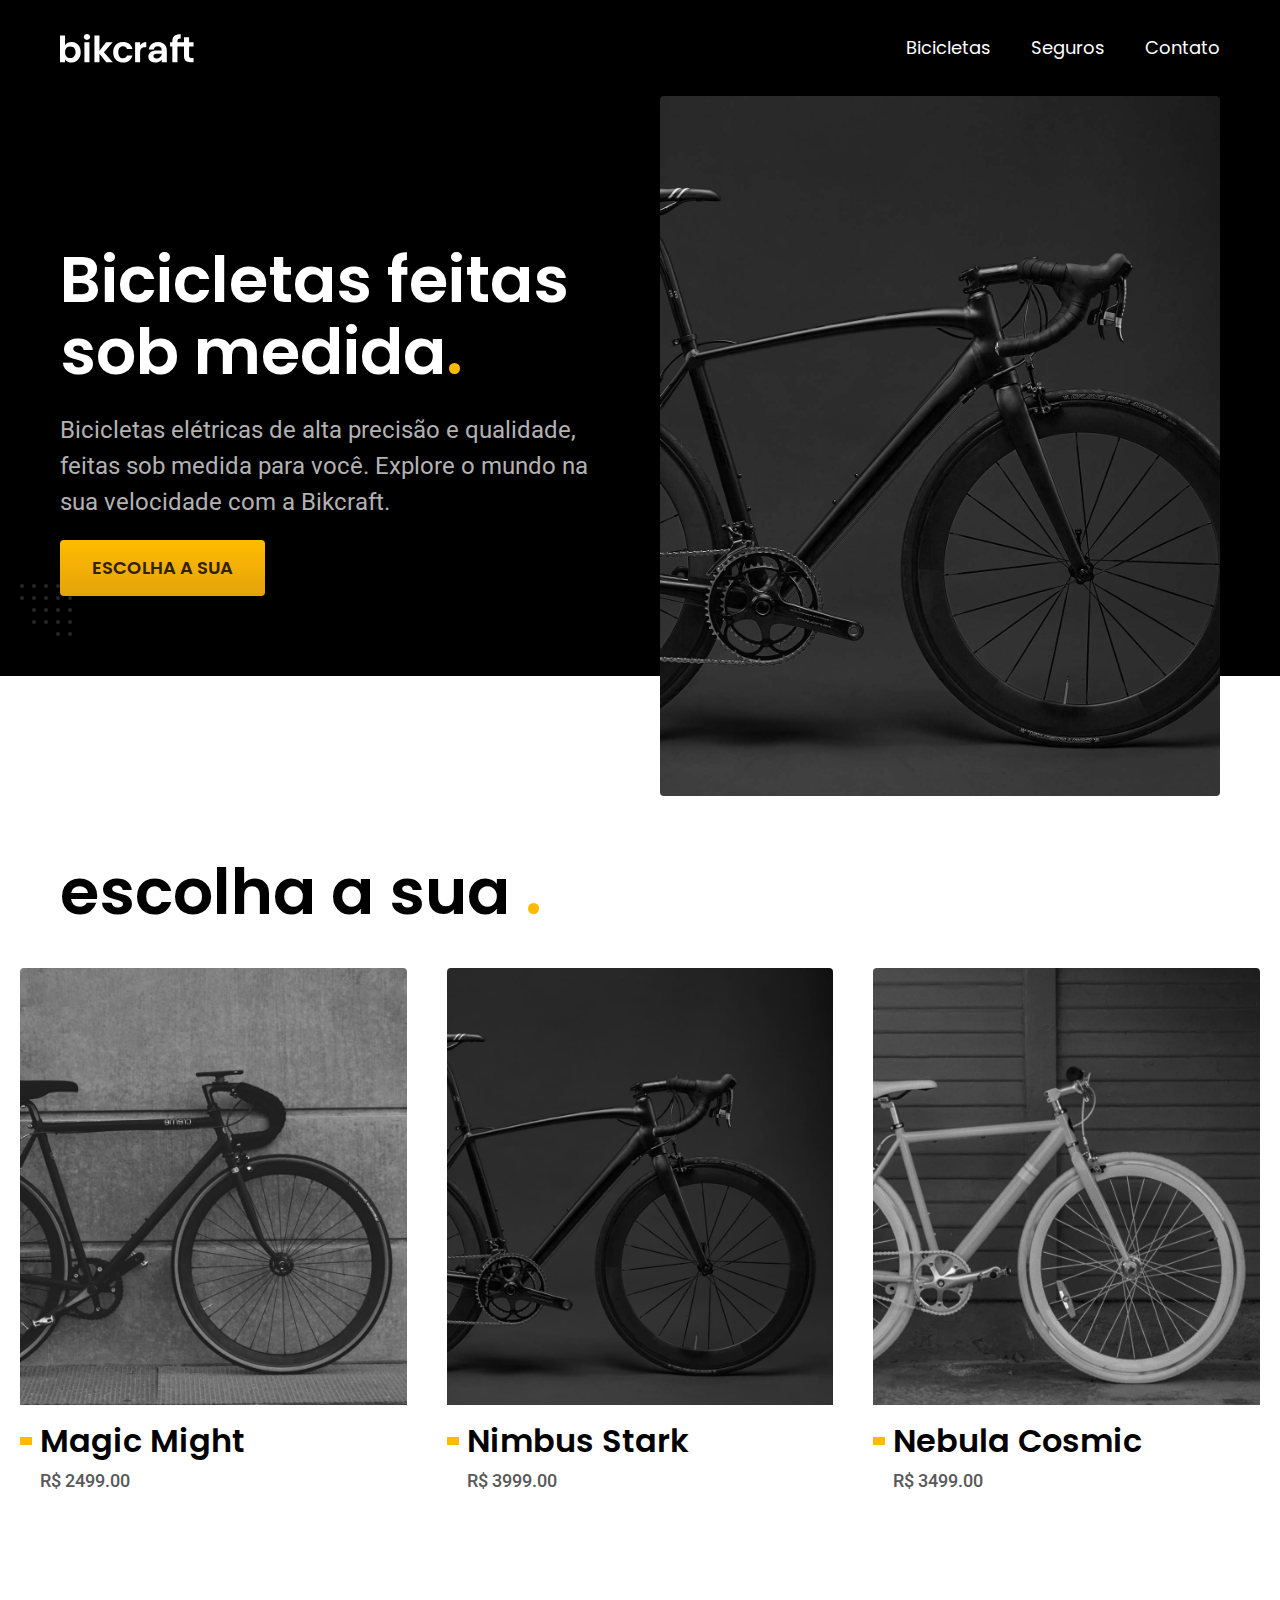
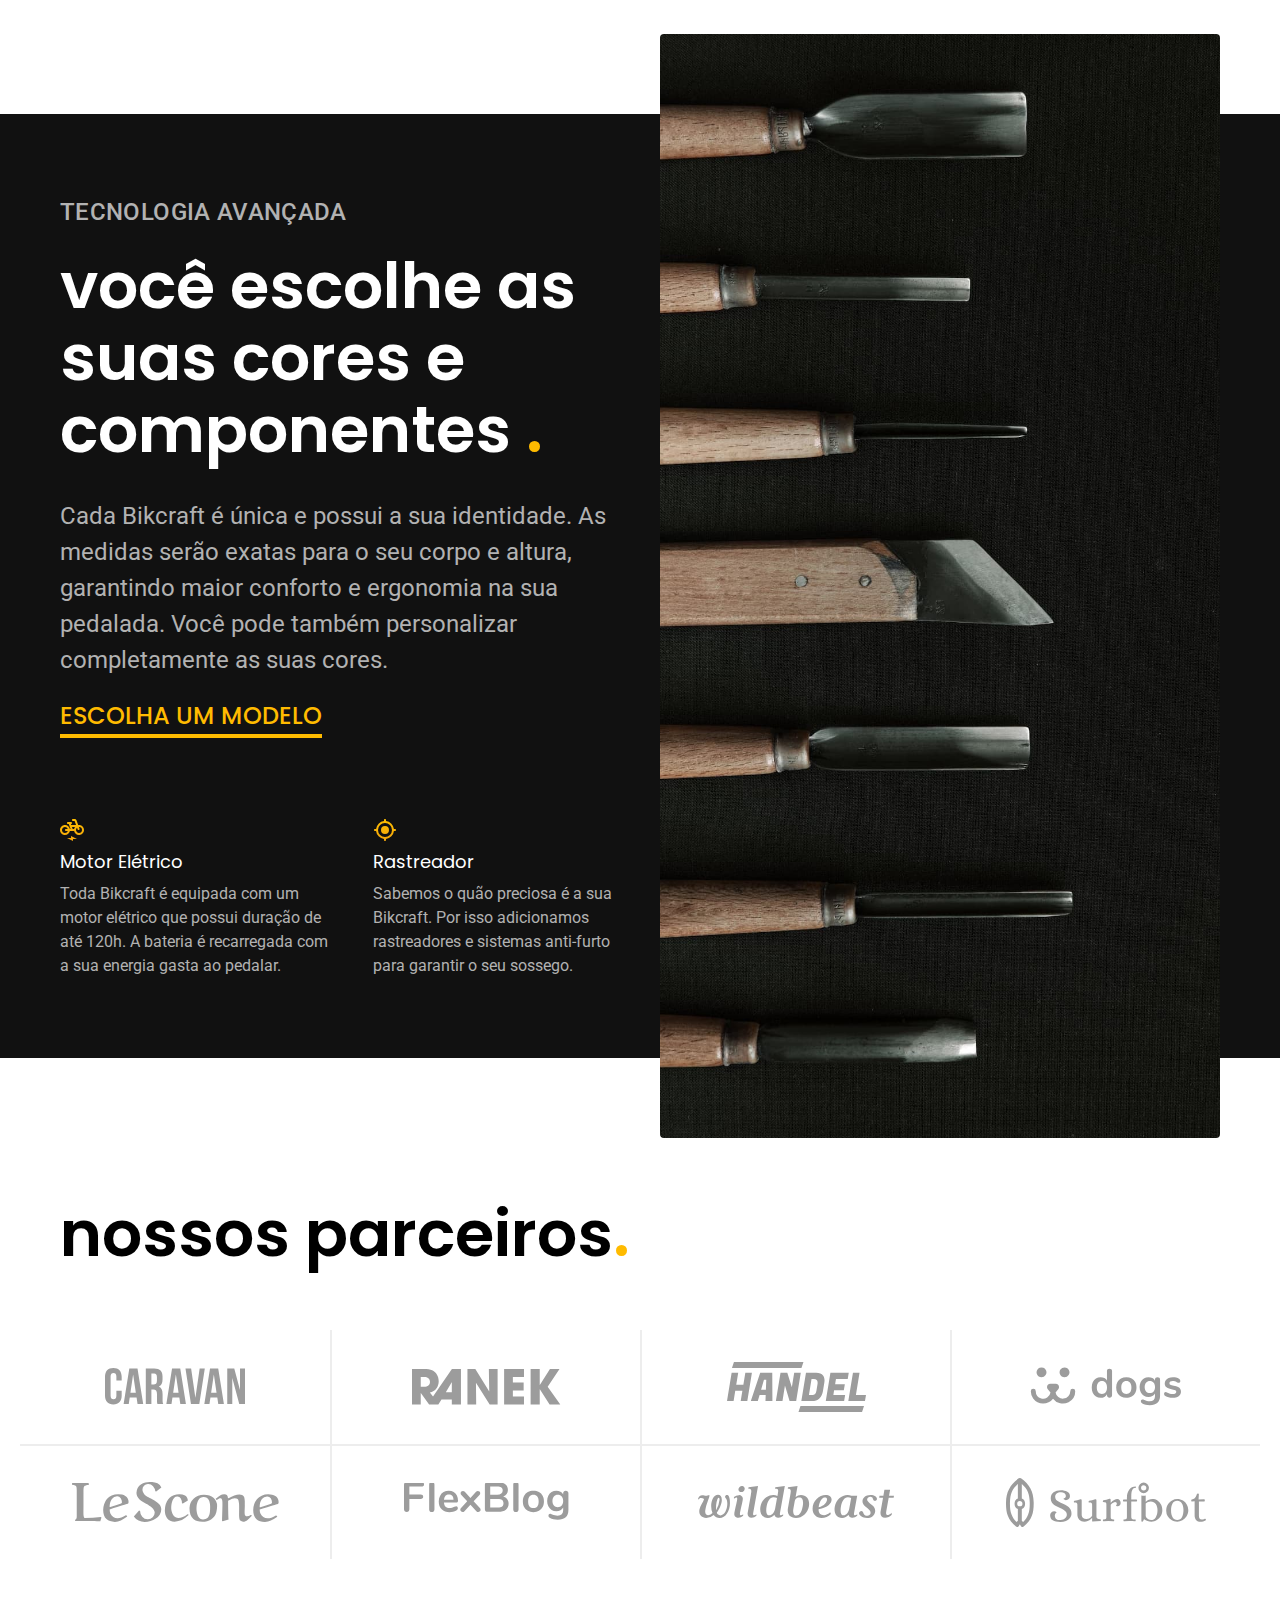
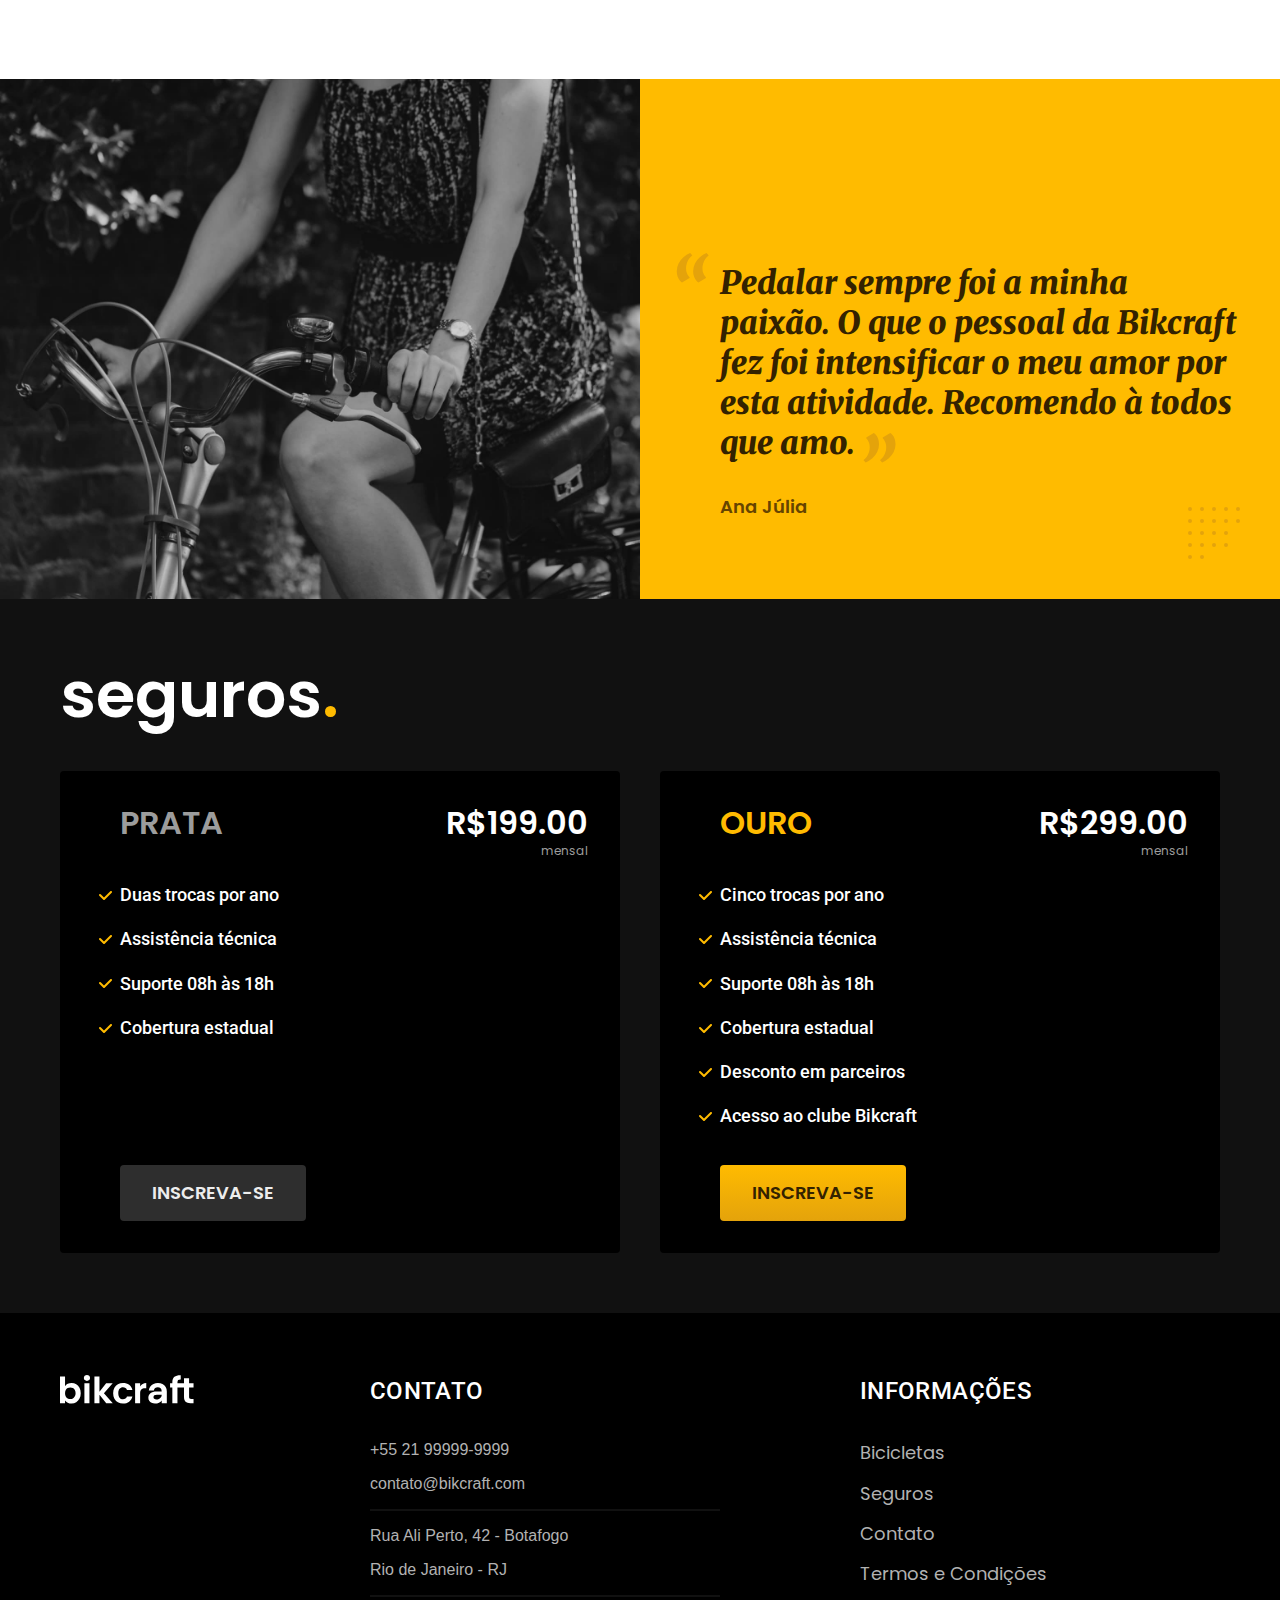
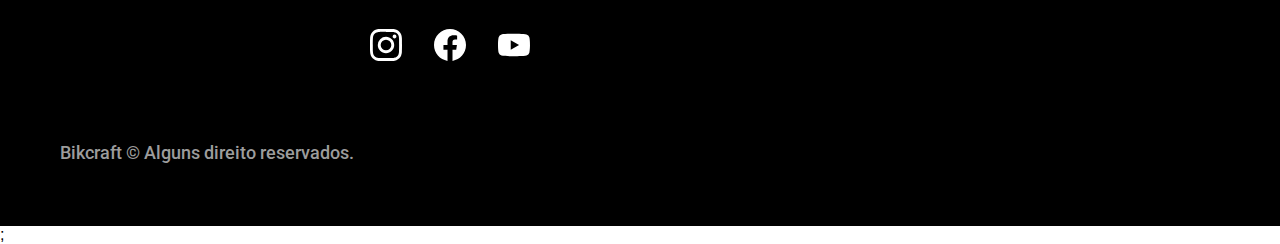
<file: index.html>
<!DOCTYPE html>

<html lang="pt-br">

<head>
  <title>Bikcraft - Bicicletas Elétricas</title>
  <meta name="description" content="Bicicletas elétricas de alta precisão e qualidade, feitas sob medida para o cliente. Explore o mundo na sua velocidade com a Bikcraft.">
  <meta charset="UTF-8">
  <meta name="viewport" content="width=device-width, initial-scale=1.0">
  <meta http-equiv="X-UA-Compatible" content="IE=edge">
  <link rel="icon" href="./favicon.svg" type="image/svg+xml">
  <link rel="preload" href="./css/style.min.css" as="style">
  <link rel="stylesheet" href="css/style.min.css">
  <link rel="preconnect" href="https://fonts.googleapis.com">
  <link rel="preconnect" href="https://fonts.gstatic.com" crossorigin>
  <link href="https://fonts.googleapis.com/css2?family=Merriweather:ital,wght@1,900&family=Poppins:wght@400;600&family=Roboto:wght@400;500&display=swap" rel="stylesheet">
  <script>document.documentElement.classList.add('js');</script>
</head>

<body>
  <header class="header-bg">
    <div class=" container header">
      <a href="./">
        <img src="./img/bikcraft.svg" alt="Bikcraft">
      </a>

      <nav aria-label="primaria">
        <ul class="header-menu font-1-m cor-c0">
          <li><a href="./bicicletas.html">Bicicletas</a></li>
          <li><a href="./seguros.html">Seguros</a></li>
          <li><a href="./contato.html">Contato</a></li>
        </ul>
      </nav>
    </div>
  </header>

  <main class="introducao-bg">
    <div class="container introducao">
      <div class="introducao-conteudo">
        <h1 class="font-1-xxl cor-c0 fadeInLeft" data-anime="400">Bicicletas feitas sob medida<span class="cor-p1" data-anime="400">.</span></h1>
        <p class="font-2-l cor-c5 fadeInLeft" data-anime="600">Bicicletas elétricas de alta precisão e qualidade, feitas sob medida para você. Explore o mundo na sua velocidade com a Bikcraft.</p>
        <a class="botao  fadeInLeft" data-anime="800" href="./bicicletas.html">Escolha a sua</a>
      </div>
      <picture data-anime="1000" class="fadeInLeft">
        <source media="(max-width:800px)" srcset="./img/bicicletas/nimbus.jpg">
        <img src="./img/fotos/introducao.jpg" alt="Bicicleta elétrica preta.">
      </picture>
    </div>
  </main>

  <article class="bicicletas-lista">
    <h2 class=" container font-1-xxl">escolha a sua <span class="cor-p1">.</span> </h2>
    <ul>
      <li>
        <a href="./bicicletas/magic.html">
          <img src="./img/bicicletas/magic-home.jpg" alt="Bicicleta Magic Preta">
          <h3 class="font-1-xl">Magic Might</h3>
          <span class="font-2-m cor-c8 ">R$ 2499.00 </span>
        </a>
      </li>
      <li>
        <a href="./bicicletas/nimbus.html">
          <img src="./img/bicicletas/nimbus-home.jpg" alt="Bicicleta Nimbus">
          <h3 class="font-1-xl">Nimbus Stark</h3>
          <span class="font-2-m cor-c8 ">R$ 3999.00 </span>
        </a>
      </li>
      <li>
        <a href="./bicicletas/nebula.html">
          <img src="./img/bicicletas/nebula-home.jpg" alt="Bicicleta Nebula">
          <h3 class="font-1-xl">Nebula Cosmic</h3>
          <span class="font-2-m cor-c8 ">R$ 3499.00 </span>
        </a>
      </li>
    </ul>
  </article>

  <article class="tecnologia-bg">
    <div class="container tecnologia">
      <div class="tecnologia-conteudo">
        <span class="font-2-l-b cor-c5">Tecnologia Avançada</span>
        <h2 class="font-1-xxl cor-c0">você escolhe as suas cores e componentes <span class="cor-p1">.</span></h2>
        <p class="font-2-l cor-c5">Cada Bikcraft é única e possui a sua identidade. As medidas serão exatas para o seu corpo e altura, garantindo maior conforto e ergonomia na sua pedalada. Você pode também personalizar completamente as suas cores.</p>
        <a class="link" href="./biciletas.html">Escolha um modelo</a>
        <div class="tecnologia-vantagens">
          <div>
            <img src="./img/icones/eletrica.svg" alt="">
            <h3 class="font-1-m cor-c0">Motor Elétrico</h3>
            <p class="font-2-s cor-c5">Toda Bikcraft é equipada com um motor elétrico que possui duração de até 120h. A bateria é recarregada com a sua energia gasta ao pedalar.</p>
          </div>
          <div>
            <img src="./img/icones/rastreador.svg" alt="">
            <h3 class="font-1-m cor-c0">Rastreador</h3>
            <p class="font-2-s cor-c5">Sabemos o quão preciosa é a sua Bikcraft. Por isso adicionamos rastreadores e sistemas anti-furto para garantir o seu sossego.</p>
          </div>
        </div>
      </div>
      <div class="tecnologia-imagem">
        <img src="./img/fotos/tecnologia.jpg" alt="Tecnologias">
      </div>
    </div>
  </article>

  <section class="parceiros" aria-label="Nossos Parceiros">
    <h2 class="container font-1-xxl">nossos parceiros<span class="cor-p1">.</span></h2>
    <ul>
      <li><img src="./img/parceiros/caravan.svg" alt="Caravan"></li>
      <li><img src="./img/parceiros/ranek.svg" alt="ranek"></li>
      <li><img src="./img/parceiros/handel.svg" alt="handel"></li>
      <li><img src="./img/parceiros/dogs.svg" alt="dogs"></li>
      <li><img src="./img/parceiros/lescone.svg" alt="lescone"></li>
      <li><img src="./img/parceiros/flexblog.svg" alt="flexblog"></li>
      <li><img src="./img/parceiros/wildbeast.svg" alt="wildbeast"></li>
      <li><img src="./img/parceiros/surfbot.svg" alt="surfbot"></li>
    </ul>
  </section>

  <section class="depoimento" aria-label="Depoimento">
    <div>
      <img src="./img/fotos/depoimento.jpg" alt="Pessoa pedalando">
    </div>
    <div class="depoimento-conteudo">
      <blockquote class="font-1-xl cor-p5">
        <p>Pedalar sempre foi a minha paixão. O que o pessoal da Bikcraft fez foi intensificar o meu amor por esta atividade. Recomendo à todos que amo.</p>
      </blockquote>
      <span class="font-1-m-b cor-p4">Ana Júlia</span>
    </div>
  </section>

  <article class="seguros-bg">
    <div class="container seguros">
      <h2 class="font-1-xxl cor-c0">seguros<span class="cor-p1">.</span></h2>
      <div class="seguros-item">
        <h3 class="font-1-xl cor-c6">PRATA</h3>
        <span class="font-1-xl cor-c0">R$199.00<span class="font-1-xs cor-c6">mensal</span></span>
        <ul class="font-2-m cor-c0">
          <li>Duas trocas por ano</li>
          <li>Assistência técnica</li>
          <li>Suporte 08h às 18h</li>
          <li>Cobertura estadual</li>
        </ul>
        <a class="botao secundario" href="./orcamento.html">Inscreva-se</a>
      </div>
      <div class="seguros-item">
        <h3 class="font-1-xl cor-p1">OURO</h3>
        <span class="font-1-xl cor-c0">R$299.00<span class="font-1-xs cor-c6">mensal</span></span>
        <ul class="font-2-m cor-c0">
          <li>Cinco trocas por ano</li>
          <li>Assistência técnica</li>
          <li>Suporte 08h às 18h</li>
          <li>Cobertura estadual</li>
          <li>Desconto em parceiros</li>
          <li>Acesso ao clube Bikcraft</li>
        </ul>
        <a class="botao" href="./orcamento.html">Inscreva-se</a>
      </div>
    </div>
  </article>

  <footer class="footer-bg">
    <div class="footer container">
      <img src="./img/bikcraft.svg" alt="Bikcraft">
      <div class="footer-contato">
        <h3 class="font-2-l-b cor-c0">Contato</h3>
        <ul class="font-2m cor-c5">
          <li><a href="tel:+5521999999999">+55 21 99999-9999</a></li>
          <li><a href="mailto:contato@bikcraft.com">contato@bikcraft.com</a></li>
          <li>Rua Ali Perto, 42 - Botafogo</li>
          <li>Rio de Janeiro - RJ</li>
        </ul>
        <div class="footer-redes">
          <a href="./">
            <img src="./img/redes/instagram.svg" alt="instagram">
          </a>
          <a href="./">
            <img src="./img/redes/facebook.svg" alt="Facebook">
          </a>
          <a href="./">
            <img src="./img/redes/youtube.svg" alt="Youtube">
          </a>
        </div>
      </div>
      <div class="footer-informacoes">
        <h3 class="font-2-l-b cor-c0">Informações</h3>
        <nav>
          <ul class="font-1-m cor-c5">
            <li><a href="./bicicletas.html">Bicicletas</a></li>
            <li><a href="./seguros.html">Seguros</a></li>
            <li><a href="./contato.html">Contato</a></li>
            <li><a href="./termos.html">Termos e Condições</a></li>
          </ul>
        </nav>
      </div>
      <p class="font-2-m cor-c6 footer-copy">Bikcraft © Alguns direito reservados.</p>
    </div>

  </footer>
  <script src="./js/plugins/simple-anime.js"></script>;
  <script src="./js/script.js"></script>
</body>

</html>
</file>
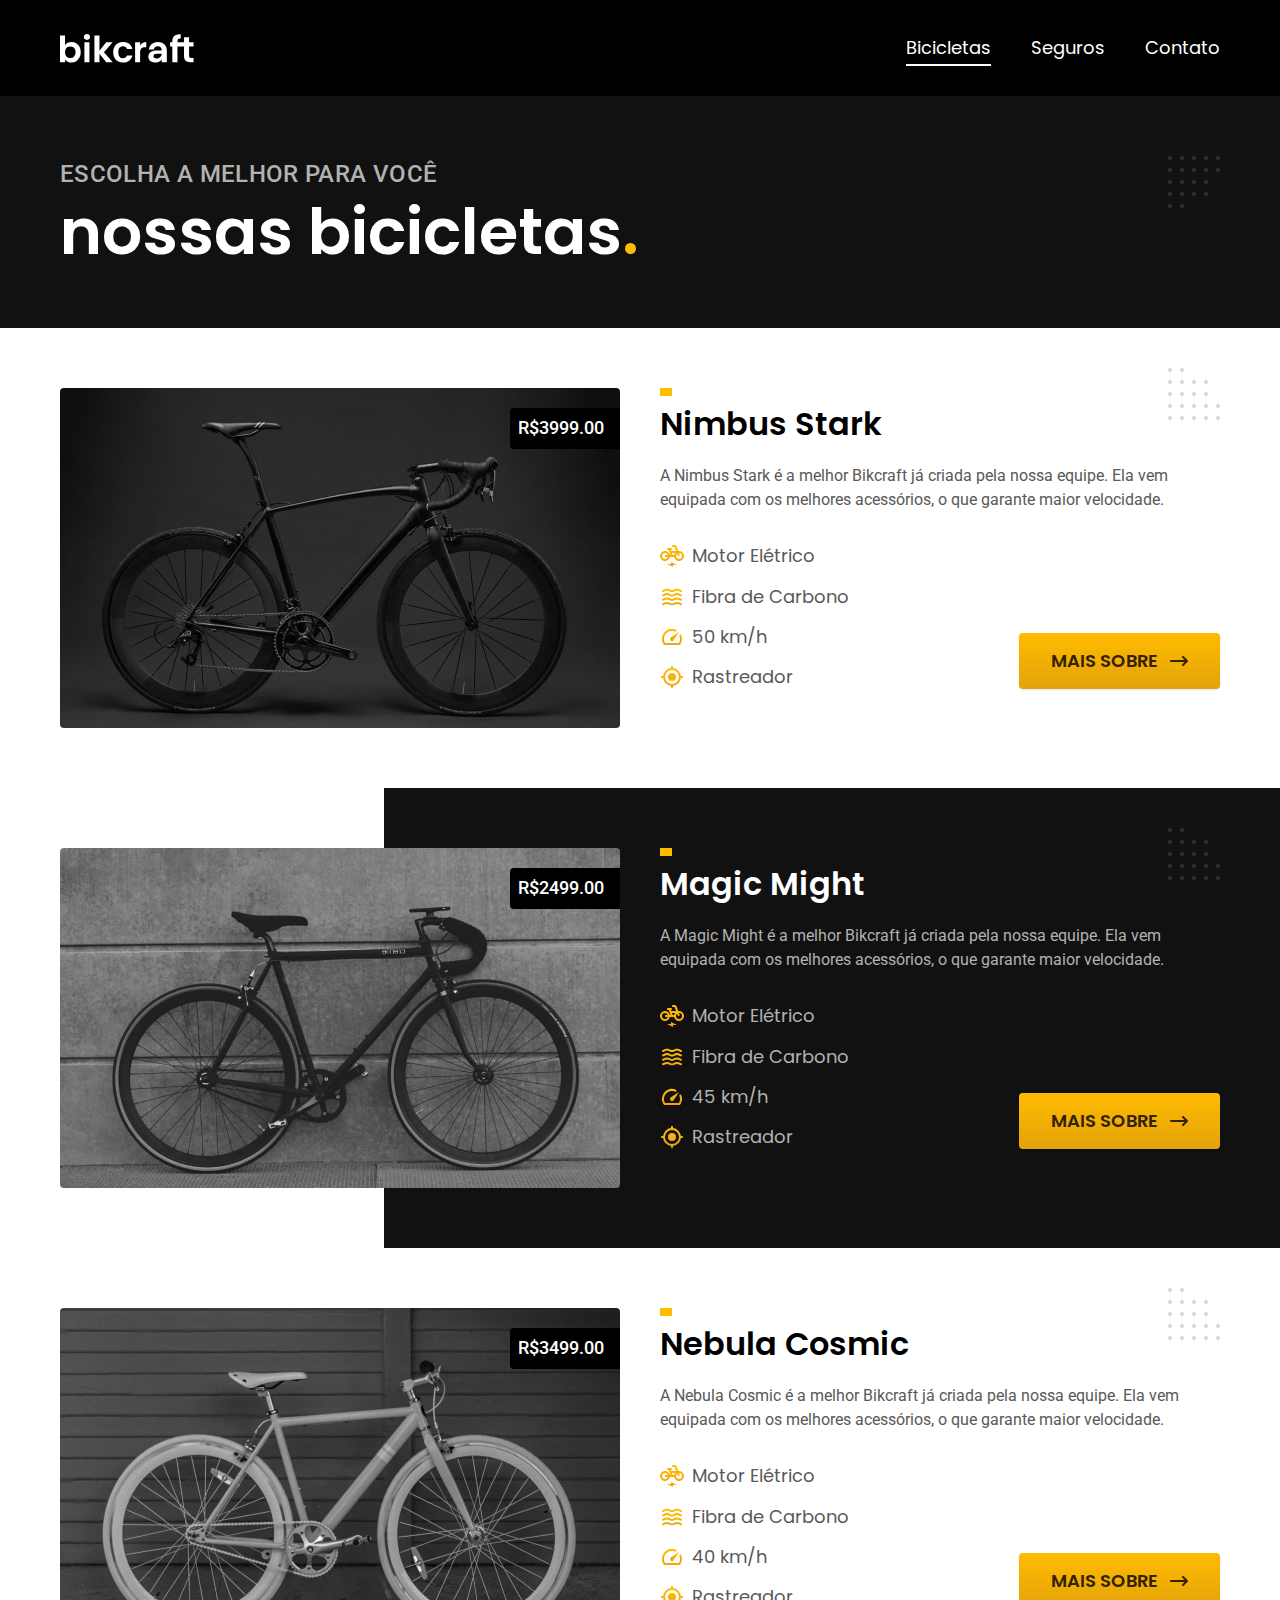
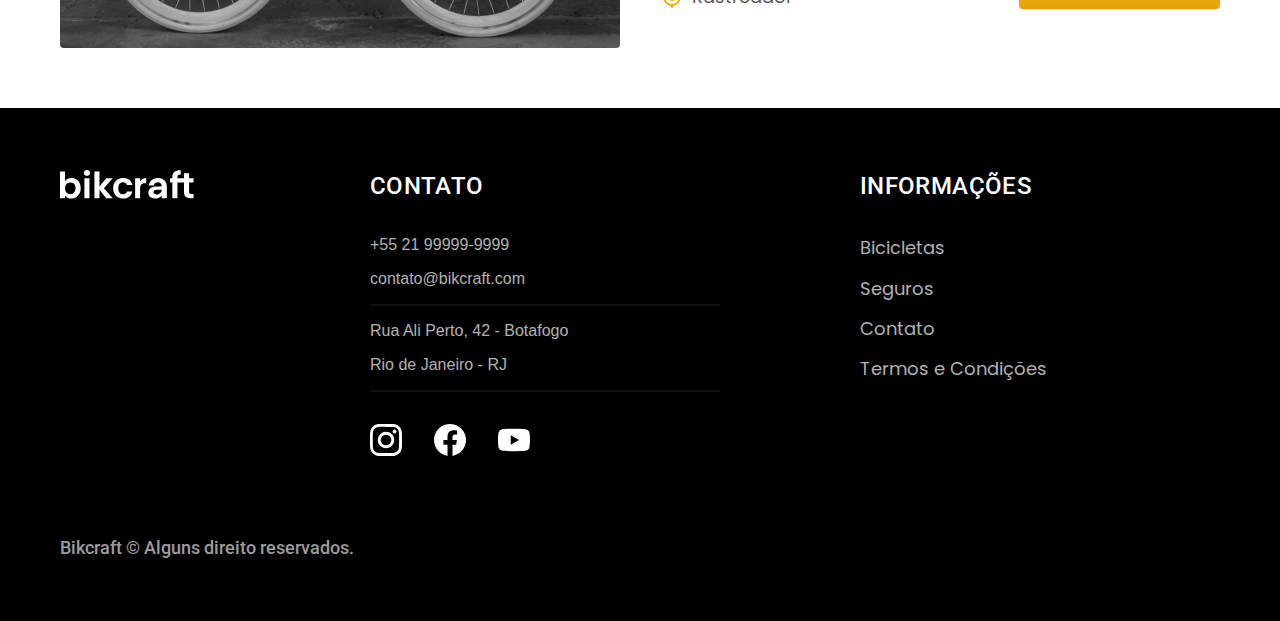
<file: bicicletas.html>
<!DOCTYPE html>

<html lang="pt-br">

<head>
  <title>Bicicletas | Bikcraft</title>
  <meta name="description" content="bicicletas - Bikcraft.">
  <meta charset="UTF-8">
  <meta name="viewport" content="width=device-width, initial-scale=1.0">
  <meta http-equiv="X-UA-Compatible" content="IE=edge">
  <link rel="icon" href="./favicon.svg" type="image/svg+xml">
  <link rel="preload" href="./css/style.min.css" as="style">
  <link rel="stylesheet" href="./css/style.min.css">
  <link rel="preconnect" href="https://fonts.googleapis.com">
  <link rel="preconnect" href="https://fonts.gstatic.com" crossorigin>
  <link href="https://fonts.googleapis.com/css2?family=Merriweather:ital,wght@1,900&family=Poppins:wght@400;600&family=Roboto:wght@400;500&display=swap" rel="stylesheet">
  <script>document.documentElement.classList.add('js');</script>
</head>
</head>

<body id="bicicletas">
  <header class="header-bg">
    <div class=" container header">
      <a href="./">
        <img src="./img/bikcraft.svg" alt="Bikcraft">
      </a>

      <nav aria-label="primaria">
        <ul class="header-menu font-1-m cor-c0">
          <li><a href="./bicicletas.html">Bicicletas</a></li>
          <li><a href="./seguros.html">Seguros</a></li>
          <li><a href="./contato.html">Contato</a></li>
        </ul>
      </nav>
    </div>
  </header>

  <main>
    <div class="titulo-bg">
      <div class="titulo container">
        <p class="font-2-l-b cor-c5">Escolha a melhor para você</p>
        <h1 class="font-1-xxl cor-c0">nossas bicicletas<span class="cor-p1">.</span></h1>
      </div>
    </div>

    <div class="bicicletas container">
      <div class="bicicletas-imagem">
        <img src="./img/bicicletas/nimbus.jpg" alt="Bicicleta Preta">
        <span class="font-2-m cor-c0">R$3999.00</span>
      </div>
      <div class="bicicletas-conteudo">
        <h2 class="font-1-xl">Nimbus Stark</h2>
        <p class="font-2-s cor-c8">A Nimbus Stark é a melhor Bikcraft já criada pela nossa equipe. Ela vem equipada com os melhores acessórios, o que garante maior velocidade.</p>
        <ul class="font-1-m cor-c8">
          <li><img src="./img/icones/eletrica.svg" alt="">Motor Elétrico</li>
          <li><img src="./img/icones/carbono.svg" alt="">Fibra de Carbono</li>
          <li><img src="./img/icones/velocidade.svg" alt="">50 km/h</li>
          <li><img src="./img/icones/rastreador.svg" alt="">Rastreador</li>
        </ul>
        <a class="botao seta" href="./bicicletas/nimbus.html">Mais Sobre</a>
      </div>
    </div>
    <div class="bicicletas-bg">
      <div class="bicicletas container">
        <div class="bicicletas-imagem">
          <img src="./img/bicicletas/magic.jpg" alt="Bicicleta Preta">
          <span class="font-2-m cor-c0">R$2499.00</span>
        </div>
        <div class="bicicletas-conteudo">
          <h2 class="font-1-xl cor-c0">Magic Might</h2>
          <p class="font-2-s cor-c5">A Magic Might é a melhor Bikcraft já criada pela nossa equipe. Ela vem equipada com os melhores acessórios, o que garante maior velocidade.</p>
          <ul class="font-1-m cor-c5">
            <li><img src="./img/icones/eletrica.svg" alt="">Motor Elétrico</li>
            <li><img src="./img/icones/carbono.svg" alt="">Fibra de Carbono</li>
            <li><img src="./img/icones/velocidade.svg" alt="">45 km/h</li>
            <li><img src="./img/icones/rastreador.svg" alt="">Rastreador</li>
          </ul>
          <a class="botao seta" href="./bicicletas/magic.html">Mais Sobre</a>
        </div>
      </div>
    </div>

    <div class="bicicletas container">
      <div class="bicicletas-imagem">
        <img src="./img/bicicletas/nebula.jpg" alt="Bicicleta Preta">
        <span class="font-2-m cor-c0">R$3499.00</span>
      </div>
      <div class="bicicletas-conteudo">
        <h2 class="font-1-xl">Nebula Cosmic</h2>
        <p class="font-2-s cor-c8">A Nebula Cosmic é a melhor Bikcraft já criada pela nossa equipe. Ela vem equipada com os melhores acessórios, o que garante maior velocidade.</p>
        <ul class="font-1-m cor-c8">
          <li><img src="./img/icones/eletrica.svg" alt="">Motor Elétrico</li>
          <li><img src="./img/icones/carbono.svg" alt="">Fibra de Carbono</li>
          <li><img src="./img/icones/velocidade.svg" alt="">40 km/h</li>
          <li><img src="./img/icones/rastreador.svg" alt="">Rastreador</li>
        </ul>
        <a class="botao seta" href="./bicicletas/nebula.html">Mais Sobre</a>
      </div>
    </div>




  </main>

  <footer class="footer-bg">
    <div class="footer container">
      <img src="./img/bikcraft.svg" alt="Bikcraft">
      <div class="footer-contato">
        <h3 class="font-2-l-b cor-c0">Contato</h3>
        <ul class="font-2m cor-c5">
          <li><a href="tel:+5521999999999">+55 21 99999-9999</a></li>
          <li><a href="mailto:contato@bikcraft.com">contato@bikcraft.com</a></li>
          <li>Rua Ali Perto, 42 - Botafogo</li>
          <li>Rio de Janeiro - RJ</li>
        </ul>
        <div class="footer-redes">
          <a href="./">
            <img src="./img/redes/instagram.svg" alt="instagram">
          </a>
          <a href="./">
            <img src="./img/redes/facebook.svg" alt="Facebook">
          </a>
          <a href="./">
            <img src="./img/redes/youtube.svg" alt="Youtube">
          </a>
        </div>
      </div>
      <div class="footer-informacoes">
        <h3 class="font-2-l-b cor-c0">Informações</h3>
        <nav>
          <ul class="font-1-m cor-c5">
            <li><a href="./bicicletas.html">Bicicletas</a></li>
            <li><a href="./seguros.html">Seguros</a></li>
            <li><a href="./contato.html">Contato</a></li>
            <li><a href="./termos.html">Termos e Condições</a></li>
          </ul>
        </nav>
      </div>
      <p class="font-2-m cor-c6 footer-copy">Bikcraft © Alguns direito reservados.</p>
    </div>
  </footer>

  <script src="./js/script.js"></script>
</body>

</html>
</file>
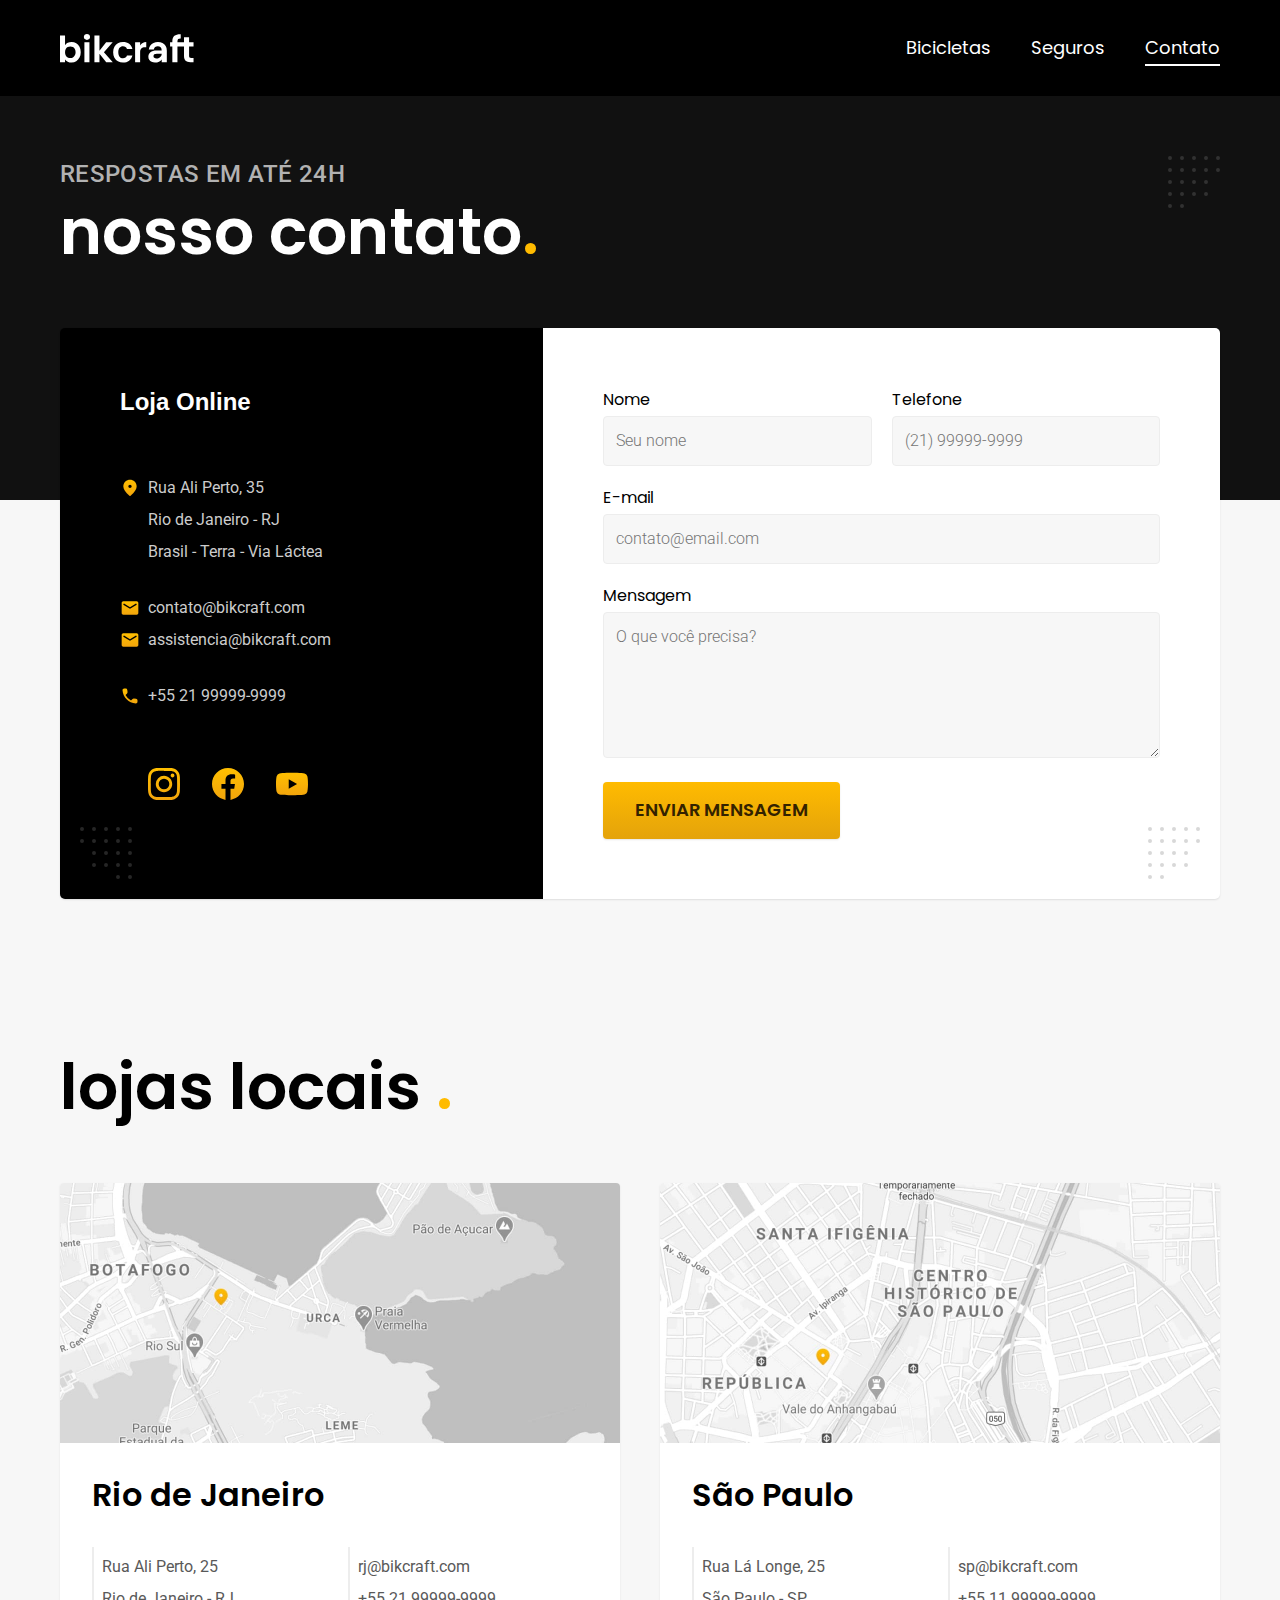
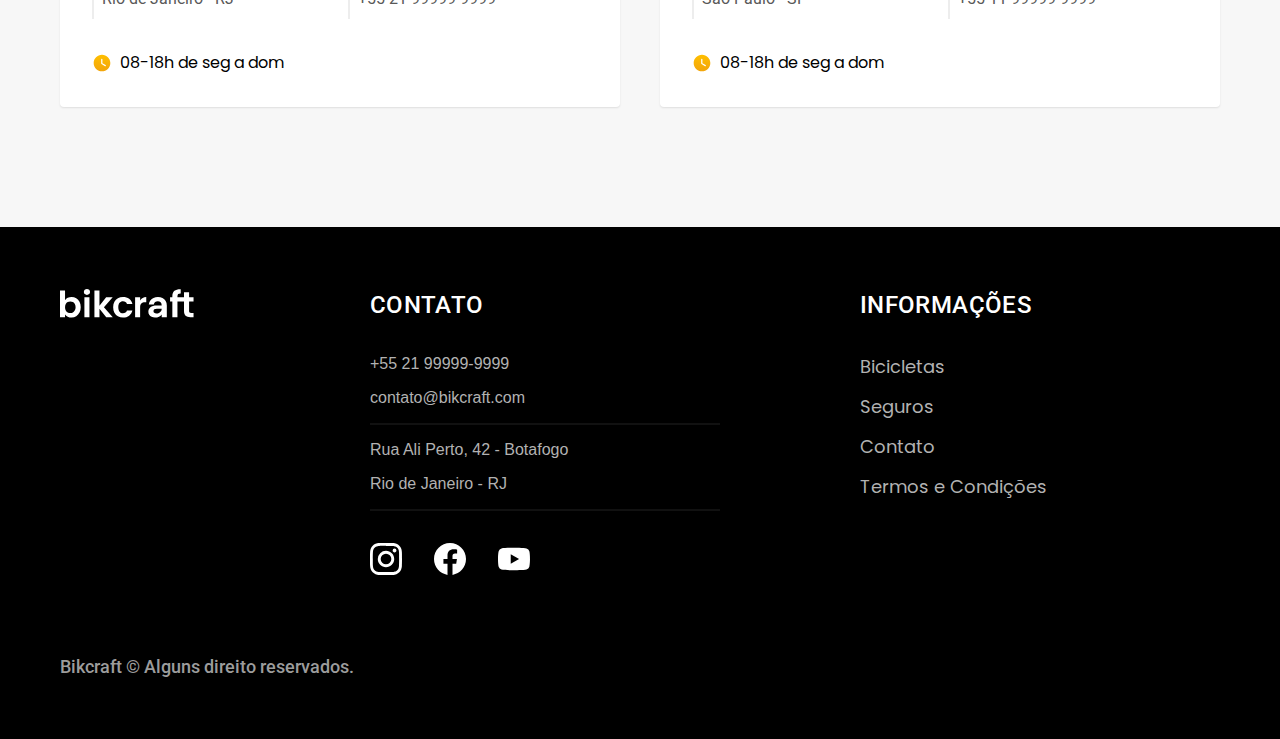
<file: contato.html>
<!DOCTYPE html>

<html lang="pt-br">

<head>
  <title>Contato | Bikcraft</title>
  <meta name="description" content="Termos e Condições - Bikcraft.">
  <meta charset="UTF-8">
  <meta name="viewport" content="width=device-width, initial-scale=1.0">
  <meta http-equiv="X-UA-Compatible" content="IE=edge">
  <link rel="icon" href="./favicon.svg" type="image/svg+xml">
  <link rel="preload" href="./css/style.min.css" as="style">
  <link rel="stylesheet" href="./css/style.min.css">
  <link rel="preconnect" href="https://fonts.googleapis.com">
  <link rel="preconnect" href="https://fonts.gstatic.com" crossorigin>
  <link href="https://fonts.googleapis.com/css2?family=Merriweather:ital,wght@1,900&family=Poppins:wght@400;600&family=Roboto:wght@400;500&display=swap" rel="stylesheet">
  <script>document.documentElement.classList.add('js');</script>
</head>
</head>

<body id="contato">
  <header class="header-bg">
    <div class=" container header">
      <a href="./">
        <img src="./img/bikcraft.svg" alt="Bikcraft">
      </a>

      <nav aria-label="primaria">
        <ul class="header-menu font-1-m cor-c0">
          <li><a href="./bicicletas.html">Bicicletas</a></li>
          <li><a href="./seguros.html">Seguros</a></li>
          <li><a href="./contato.html">Contato</a></li>
        </ul>
      </nav>
    </div>
  </header>

  <main>
    <div class="titulo-bg">
      <div class="titulo container">
        <p class="font-2-l-b cor-c5">Respostas em até 24h</p>
        <h1 class="font-1-xxl cor-c0">nosso contato<span class="cor-p1">.</span></h1>
      </div>
    </div>

    <div class="contato container">
      <section class="contato-dados" aria-label="Endereço">
        <h2 class="cont-1-m cor-c0">Loja Online</h2>
        <div class="contato-endereco font-2-s cor-c4">
          <p>Rua Ali Perto, 35</p>
          <p>Rio de Janeiro - RJ</p>
          <p>Brasil - Terra - Via Láctea</p>
        </div>
        <address class="contato-meios font-2-s cor-c4">
          <a href="mailto:contato@bikcraft.com">contato@bikcraft.com</a>
          <a href="mailto:assistencia@bikcraft.com">assistencia@bikcraft.com</a>
          <a href="tel:+5521999999999">+55 21 99999-9999</a>
        </address>
        <div class="contato-redes">
          <a href="./">
            <img src="./img/redes/instagram-p.svg" alt="instagram">
          </a>
          <a href="./">
            <img src="./img/redes/facebook-p.svg" alt="Facebook">
          </a>
          <a href="./">
            <img src="./img/redes/youtube-p.svg" alt="Youtube">
          </a>
        </div>
      </section>
      <section class="contato-formulario" aria-label="Formulário">
        <form class="form" action="./contato.html">
          <div>
            <label for="nome">Nome</label>
            <input type="text" id="nome" name="nome" placeholder="Seu nome">
          </div>
          <div>
            <label for="telefone ">Telefone</label>
            <input type="text" id="telefone" name="telefone" placeholder="(21) 99999-9999">
          </div>
          <div class="col-2">
            <label for="email">E-mail</label>
            <input type="email" id="email" name="email" placeholder="contato@email.com" required>
          </div>
          <div class="col-2">
            <label for="mensagem">Mensagem</label>
            <textarea type="mensagem" id="mensagem" name="mensagem" rows="5" placeholder="O que você precisa?"></textarea>
          </div>
          <button class="botao col-2"">Enviar Mensagem</button>
        </form>
      </section>



    </div>


  </main>

  <article class=" lojas container">
            <h2 class="font-1-xxl">lojas locais <span class="cor-p1">.</span> </h2>
            <div class="lojas-item">
              <img src="./img/lojas/rj.jpg" alt="mapa marcando endereço em Rua Ali Perto, 25 - Rio de janeiro - RJ">
              <div class="lojas-conteudo">
                <h3 class="font-1-xl">Rio de Janeiro</h3>
                <div class="lojas-dados font-2-s cor-c8">
                  <p>Rua Ali Perto, 25</p>
                  <p>Rio de Janeiro - RJ</p>
                </div>

                <div class="lojas-dados font-2-s cor-c8">
                  <a href="mailto:rj@bikcraft.com">rj@bikcraft.com</a>
                  <a href="tel:+5521999999999">+55 21 99999-9999</a>
                </div>
                <p class="lojas-tempo font-1-s"><img src="./img/icones/horario.svg" alt="">08-18h de seg a dom</p>
              </div>
            </div>
            <div class="lojas-item">
              <img src="./img/lojas/sp.jpg" alt="mapa marcando endereço em Rua Lá Longe, 25 - São Paulo - RJ">
              <div class="lojas-conteudo">
                <h3 class="font-1-xl">São Paulo</h3>
                <div class="lojas-dados font-2-s cor-c8">
                  <p>Rua Lá Longe, 25</p>
                  <p>São Paulo - SP</p>
                </div>
                <div class="lojas-dados font-2-s cor-c8">
                  <a href="mailto:sp@bikcraft.com">sp@bikcraft.com</a>
                  <a href="tel:+5511999999999">+55 11 99999-9999</a>
                </div>
                <p class="lojas-tempo font-1-s"><img src="./img/icones/horario.svg" alt="">08-18h de seg a dom</p>
              </div>
            </div>
            </article>

            <footer class=" footer-bg">
              <div class="footer container">
                <img src="./img/bikcraft.svg" alt="Bikcraft">
                <div class="footer-contato">
                  <h3 class="font-2-l-b cor-c0">Contato</h3>
                  <ul class="font-2m cor-c5">
                    <li><a href="tel:+5521999999999">+55 21 99999-9999</a></li>
                    <li><a href="mailto:contato@bikcraft.com">contato@bikcraft.com</a></li>
                    <li>Rua Ali Perto, 42 - Botafogo</li>
                    <li>Rio de Janeiro - RJ</li>
                  </ul>
                  <div class="footer-redes">
                    <a href="./">
                      <img src="./img/redes/instagram.svg" alt="instagram">
                    </a>
                    <a href="./">
                      <img src="./img/redes/facebook.svg" alt="Facebook">
                    </a>
                    <a href="./">
                      <img src="./img/redes/youtube.svg" alt="Youtube">
                    </a>
                  </div>
                </div>
                <div class="footer-informacoes">
                  <h3 class="font-2-l-b cor-c0">Informações</h3>
                  <nav>
                    <ul class="font-1-m cor-c5">
                      <li><a href="./bicicletas.html">Bicicletas</a></li>
                      <li><a href="./seguros.html">Seguros</a></li>
                      <li><a href="./contato.html">Contato</a></li>
                      <li><a href="./termos.html">Termos e Condições</a></li>
                    </ul>
                  </nav>
                </div>
                <p class="font-2-m cor-c6 footer-copy">Bikcraft © Alguns direito reservados.</p>
              </div>
            </footer>

            <script src="./js/script.js"></script>
            <script src="./js/formulario.js"></script>
</body>

</html>
</file>
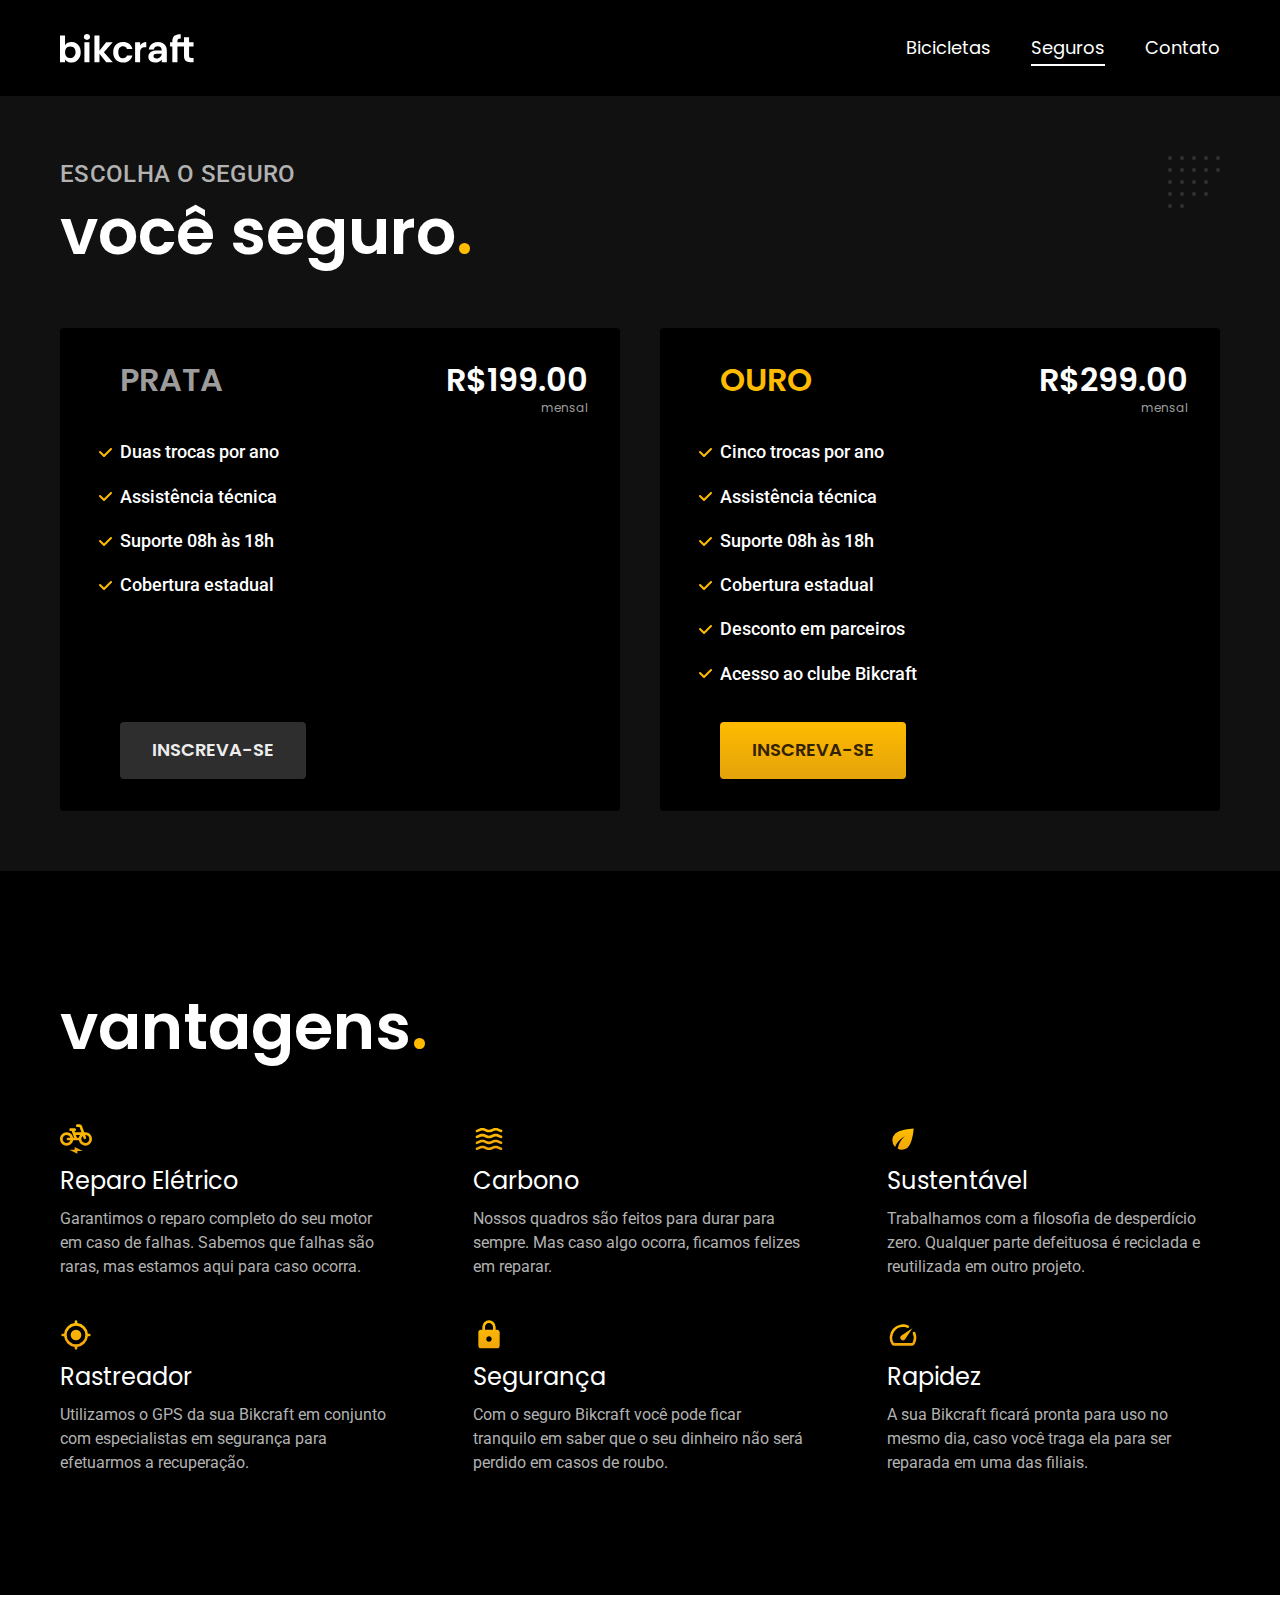
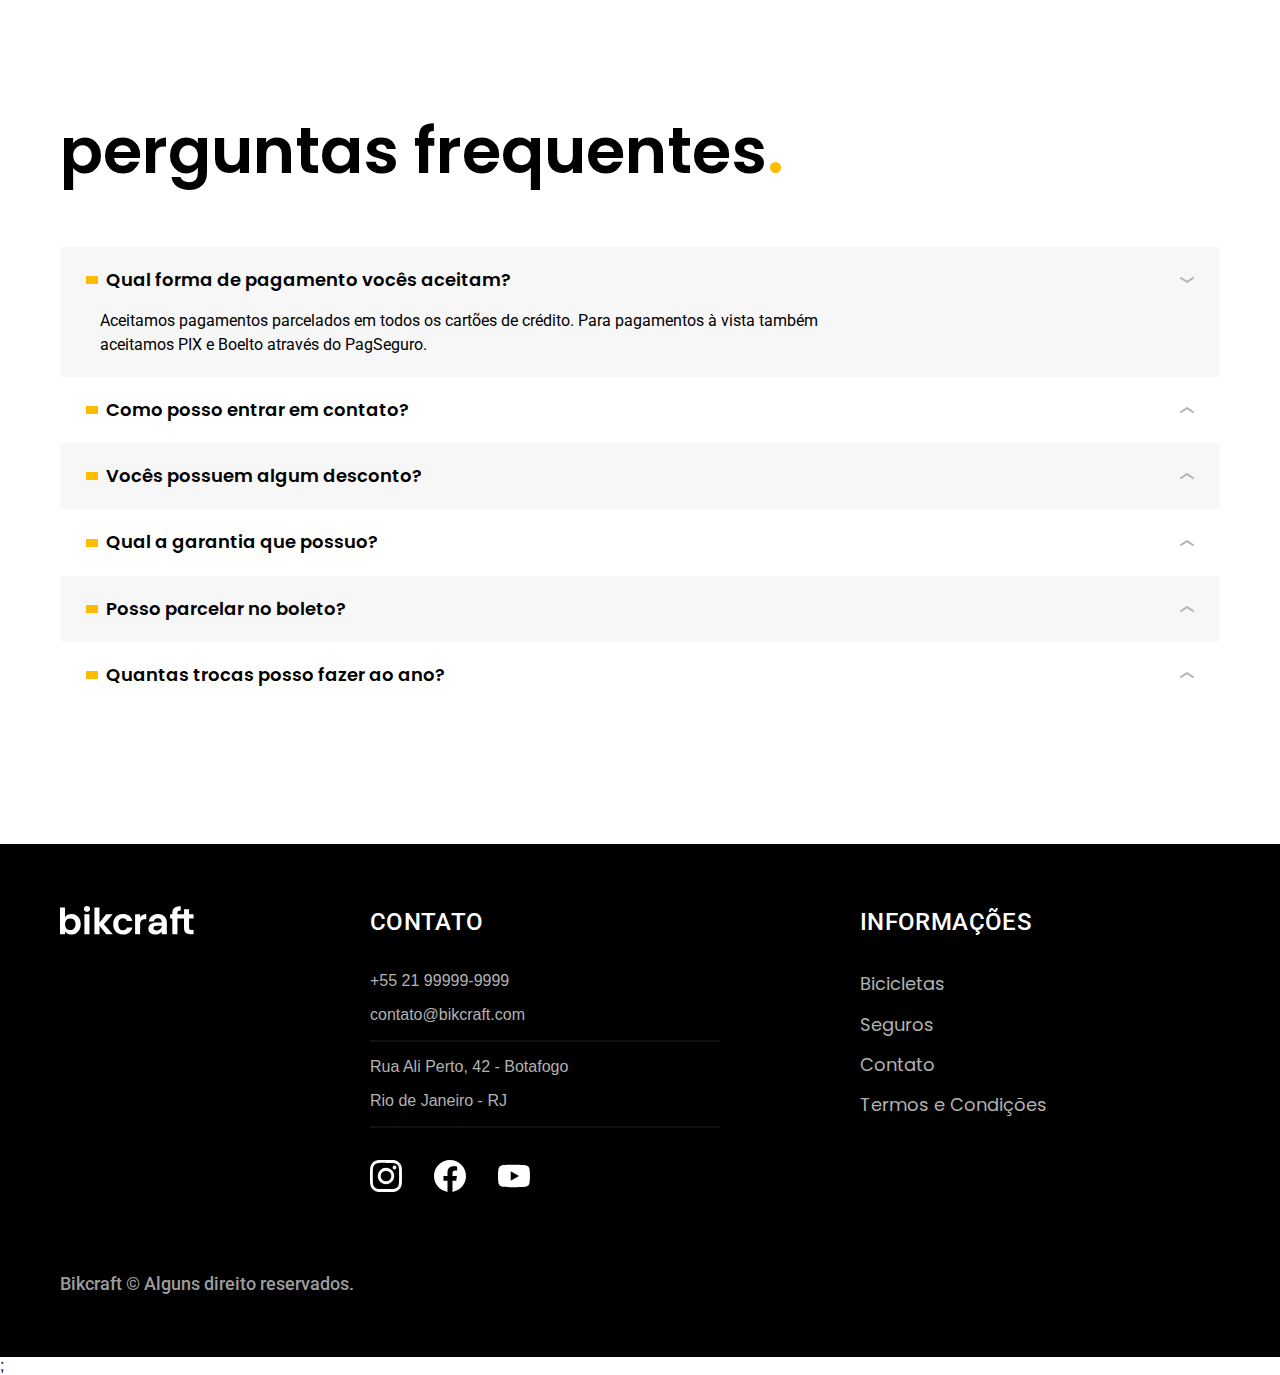
<file: seguros.html>
<!DOCTYPE html>

<html lang="pt-br">

<head>
  <title>Seguros | Bikcraft</title>
  <meta name="description" content="Seguros - Bikcraft.">
  <meta charset="UTF-8">
  <meta name="viewport" content="width=device-width, initial-scale=1.0">
  <meta http-equiv="X-UA-Compatible" content="IE=edge">
  <link rel="icon" href="./favicon.svg" type="image/svg+xml">
  <link rel="preload" href="./css/style.min.css" as="style">
  <link rel="stylesheet" href="./css/style.min.css">
  <link rel="preconnect" href="https://fonts.googleapis.com">
  <link rel="preconnect" href="https://fonts.gstatic.com" crossorigin>
  <link href="https://fonts.googleapis.com/css2?family=Merriweather:ital,wght@1,900&family=Poppins:wght@400;600&family=Roboto:wght@400;500&display=swap" rel="stylesheet">
  <script>document.documentElement.classList.add('js');</script>
</head>
</head>

<body id="seguros">
  <header class="header-bg">
    <div class=" container header">
      <a href="./">
        <img src="./img/bikcraft.svg" alt="Bikcraft">
      </a>

      <nav aria-label="primaria">
        <ul class="header-menu font-1-m cor-c0">
          <li><a href="./bicicletas.html">Bicicletas</a></li>
          <li><a href="./seguros.html">Seguros</a></li>
          <li><a href="./contato.html">Contato</a></li>
        </ul>
      </nav>
    </div>
  </header>

  <main class="seguros-bg">
    <div class="titulo-bg">
      <div class="titulo container">
        <p class="font-2-l-b cor-c5 fadeInRight" data-anime="200">Escolha o seguro</p>
        <h1 class="font-1-xxl cor-c0 fadeInRight" data-anime="200">você seguro<span class="cor-p1">.</span></h1>
      </div>
    </div>

    <div class="container seguros">
      <div class="seguros-item fadeInLeft" data-anime="300">
        <h3 class="font-1-xl cor-c6">PRATA</h3>
        <span class="font-1-xl cor-c0">R$199.00<span class="font-1-xs cor-c6">mensal</span></span>
        <ul class="font-2-m cor-c0">
          <li>Duas trocas por ano</li>
          <li>Assistência técnica</li>
          <li>Suporte 08h às 18h</li>
          <li>Cobertura estadual</li>
        </ul>
        <a class="botao secundario" href="./orcamento.html?tipo=seguro&produto=prata">Inscreva-se</a>
      </div>
      <div class="seguros-item fadeInLeft" data-anime="600">
        <h3 class="font-1-xl cor-p1">OURO</h3>
        <span class="font-1-xl cor-c0">R$299.00<span class="font-1-xs cor-c6">mensal</span></span>
        <ul class="font-2-m cor-c0">
          <li>Cinco trocas por ano</li>
          <li>Assistência técnica</li>
          <li>Suporte 08h às 18h</li>
          <li>Cobertura estadual</li>
          <li>Desconto em parceiros</li>
          <li>Acesso ao clube Bikcraft</li>
        </ul>
        <a class="botao" href="./orcamento.html?tipo=seguro&produto=ouro">Inscreva-se</a>
      </div>
    </div>


  </main>

  <article class="vantagens-bg">
    <div class="vantagens container">
      <h2 class="font-1-xxl cor-c0">vantagens<span class="cor-p1">.</span> </h2>
      <ul>
        <li>
          <img src="./img/icones/eletrica.svg" alt="">
          <h3 class="font-1-l cor-c0">Reparo Elétrico</h3>
          <p class="font-2-s cor-c5">Garantimos o reparo completo do seu motor em caso de falhas. Sabemos que falhas são raras, mas estamos aqui para caso ocorra.</p>
        </li>
        <li>
          <img src="./img/icones/carbono.svg" alt="">
          <h3 class="font-1-l cor-c0">Carbono</h3>
          <p class="font-2-s cor-c5">Nossos quadros são feitos para durar para sempre. Mas caso algo ocorra, ficamos felizes em reparar.</p>
        </li>
        <li>
          <img src="./img/icones/sustentavel.svg" alt="">
          <h3 class="font-1-l cor-c0">Sustentável</h3>
          <p class="font-2-s cor-c5">Trabalhamos com a filosofia de desperdício zero. Qualquer parte defeituosa é reciclada e reutilizada em outro projeto.</p>
        </li>
        <li>
          <img src="./img/icones/rastreador.svg" alt="">
          <h3 class="font-1-l cor-c0">Rastreador</h3>
          <p class="font-2-s cor-c5">Utilizamos o GPS da sua Bikcraft em conjunto com especialistas em segurança para efetuarmos a recuperação.</p>
        </li>
        <li>
          <img src="./img/icones/seguro.svg" alt="">
          <h3 class="font-1-l cor-c0">Segurança</h3>
          <p class="font-2-s cor-c5">Com o seguro Bikcraft você pode ficar tranquilo em saber que o seu dinheiro não será perdido em casos de roubo.</p>
        </li>
        <li>
          <img src="./img/icones/velocidade.svg" alt="">
          <h3 class="font-1-l cor-c0">Rapidez</h3>
          <p class="font-2-s cor-c5">A sua Bikcraft ficará pronta para uso no mesmo dia, caso você traga ela para ser reparada em uma das filiais.</p>
        </li>
      </ul>
    </div>
  </article>

  <article class="perguntas container">
    <h2 class="font-1-xxl">perguntas frequentes<span class="cor-p1">.</span> </h2>
    <dl>
      <div>
        <dt><button class="font-1-m-b" aria-controls="pergunta1" aria-expanded="true">Qual forma de pagamento vocês aceitam?</button></dt>
        <dd id="pergunta1" class="font-2-s cor-9 ativa">Aceitamos pagamentos parcelados em todos os cartões de crédito. Para pagamentos à vista também aceitamos PIX e Boelto através do PagSeguro.</dd>
      </div>
      <div>
        <dt><button class="font-1-m-b" aria-controls="pergunta2" aria-expanded="false">Como posso entrar em contato?</button></dt>
        <dd id="pergunta2" class="font-2-s cor-9">Aceitamos pagamentos parcelados em todos os cartões de crédito. Para pagamentos à vista também aceitamos PIX e Boelto através do PagSeguro.</dd>
      </div>
      <div>
        <dt><button class="font-1-m-b" aria-controls="pergunta3" aria-expanded="false">Vocês possuem algum desconto?</button></dt>
        <dd id="pergunta3" class="font-2-s cor-9">Aceitamos pagamentos parcelados em todos os cartões de crédito. Para pagamentos à vista também aceitamos PIX e Boelto através do PagSeguro.</dd>
      </div>
      <div>
        <dt><button class="font-1-m-b" aria-controls="pergunta4" aria-expanded="false">Qual a garantia que possuo?</button></dt>
        <dd id="pergunta4" class="font-2-s cor-9">Aceitamos pagamentos parcelados em todos os cartões de crédito. Para pagamentos à vista também aceitamos PIX e Boelto através do PagSeguro.</dd>
      </div>
      <div>
        <dt><button class="font-1-m-b" aria-controls="pergunta5" aria-expanded="false">Posso parcelar no boleto?</button></dt>
        <dd id="pergunta5" class="font-2-s cor-9">Aceitamos pagamentos parcelados em todos os cartões de crédito. Para pagamentos à vista também aceitamos PIX e Boelto através do PagSeguro.</dd>
      </div>
      <div>
        <dt><button class="font-1-m-b" aria-controls="pergunta6" aria-expanded="false">Quantas trocas posso fazer ao ano?</button></dt>
        <dd id="pergunta6" class="font-2-s cor-9">Aceitamos pagamentos parcelados em todos os cartões de crédito. Para pagamentos à vista também aceitamos PIX e Boelto através do PagSeguro.</dd>
      </div>
    </dl>
  </article>

  <footer class="footer-bg">
    <div class="footer container">
      <img src="./img/bikcraft.svg" alt="Bikcraft">
      <div class="footer-contato">
        <h3 class="font-2-l-b cor-c0">Contato</h3>
        <ul class="font-2m cor-c5">
          <li><a href="tel:+5521999999999">+55 21 99999-9999</a></li>
          <li><a href="mailto:contato@bikcraft.com">contato@bikcraft.com</a></li>
          <li>Rua Ali Perto, 42 - Botafogo</li>
          <li>Rio de Janeiro - RJ</li>
        </ul>
        <div class="footer-redes">
          <a href="./">
            <img src="./img/redes/instagram.svg" alt="instagram">
          </a>
          <a href="./">
            <img src="./img/redes/facebook.svg" alt="Facebook">
          </a>
          <a href="./">
            <img src="./img/redes/youtube.svg" alt="Youtube">
          </a>
        </div>
      </div>
      <div class="footer-informacoes">
        <h3 class="font-2-l-b cor-c0">Informações</h3>
        <nav>
          <ul class="font-1-m cor-c5">
            <li><a href="./bicicletas.html">Bicicletas</a></li>
            <li><a href="./seguros.html">Seguros</a></li>
            <li><a href="./contato.html">Contato</a></li>
            <li><a href="./termos.html">Termos e Condições</a></li>
          </ul>
        </nav>
      </div>
      <p class="font-2-m cor-c6 footer-copy">Bikcraft © Alguns direito reservados.</p>
    </div>
  </footer>
  <script src="./js/plugins/simple-anime.js"></script>;
  <script src="./js/script.js"></script>
</body>

</html>
</file>
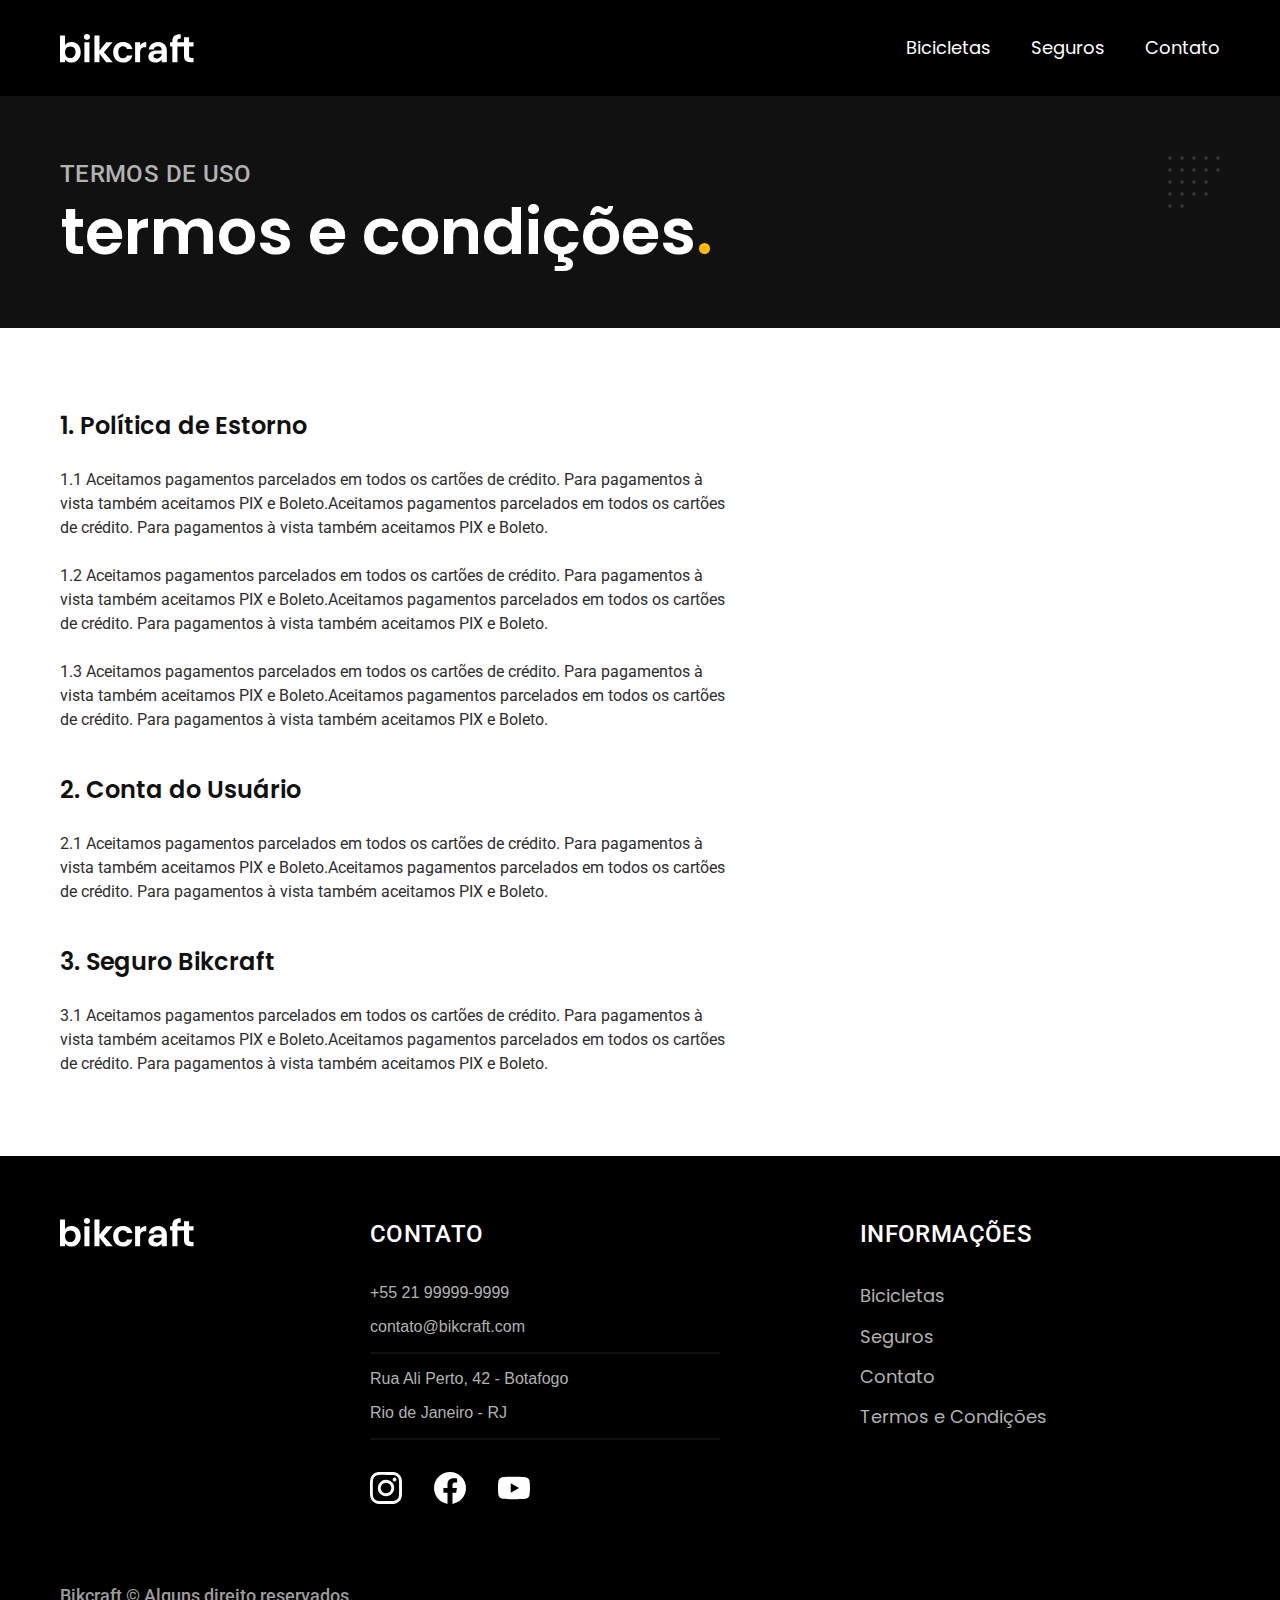
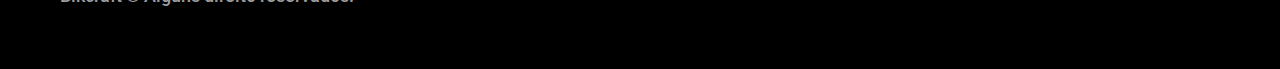
<file: termos.html>
<!DOCTYPE html>

<html lang="pt-br">

<head>
  <title>Termos e Condições | Bikcraft</title>
  <meta name="description" content="Termos e Condições - Bikcraft.">
  <meta charset="UTF-8">
  <meta name="viewport" content="width=device-width, initial-scale=1.0">
  <meta http-equiv="X-UA-Compatible" content="IE=edge">
  <link rel="icon" href="./favicon.svg" type="image/svg+xml">
  <link rel="preload" href="./css/style.min.css" as="style">
  <link rel="stylesheet" href="./css/style.min.css">
  <link rel="preconnect" href="https://fonts.googleapis.com">
  <link rel="preconnect" href="https://fonts.gstatic.com" crossorigin>
  <link href="https://fonts.googleapis.com/css2?family=Merriweather:ital,wght@1,900&family=Poppins:wght@400;600&family=Roboto:wght@400;500&display=swap" rel="stylesheet">
  <script>document.documentElement.classList.add('js');</script>
</head>
</head>

<body id="termos">
  <header class="header-bg">
    <div class=" container header">
      <a href="./">
        <img src="./img/bikcraft.svg" alt="Bikcraft">
      </a>

      <nav aria-label="primaria">
        <ul class="header-menu font-1-m cor-c0">
          <li><a href="./bicicletas.html">Bicicletas</a></li>
          <li><a href="./seguros.html">Seguros</a></li>
          <li><a href="./contato.html">Contato</a></li>
        </ul>
      </nav>
    </div>
  </header>

  <main>
    <div class="titulo-bg">
      <div class="titulo container">
        <p class="font-2-l-b cor-c5">Termos de uso</p>
        <h1 class="font-1-xxl cor-c0">termos e condições<span class="cor-p1">.</span></h1>
      </div>
    </div>

    <div class="termos font-2-s cor-c10 container">
      <h2 class="font-1-l cor-c11">1. Política de Estorno</h2>
      <p>1.1 Aceitamos pagamentos parcelados em todos os cartões de crédito. Para pagamentos à vista também aceitamos PIX e Boleto.Aceitamos pagamentos parcelados em todos os cartões de crédito. Para pagamentos à vista também aceitamos PIX e Boleto.</p>
      <p>1.2 Aceitamos pagamentos parcelados em todos os cartões de crédito. Para pagamentos à vista também aceitamos PIX e Boleto.Aceitamos pagamentos parcelados em todos os cartões de crédito. Para pagamentos à vista também aceitamos PIX e Boleto.</p>
      <p>1.3 Aceitamos pagamentos parcelados em todos os cartões de crédito. Para pagamentos à vista também aceitamos PIX e Boleto.Aceitamos pagamentos parcelados em todos os cartões de crédito. Para pagamentos à vista também aceitamos PIX e Boleto.</p>
      <h2 class="font-1-l cor-c11">2. Conta do Usuário</h2>
      <p>2.1 Aceitamos pagamentos parcelados em todos os cartões de crédito. Para pagamentos à vista também aceitamos PIX e Boleto.Aceitamos pagamentos parcelados em todos os cartões de crédito. Para pagamentos à vista também aceitamos PIX e Boleto.</p>
      <h2 class="font-1-l cor-c11">3. Seguro Bikcraft</h2>
      <p>3.1 Aceitamos pagamentos parcelados em todos os cartões de crédito. Para pagamentos à vista também aceitamos PIX e Boleto.Aceitamos pagamentos parcelados em todos os cartões de crédito. Para pagamentos à vista também aceitamos PIX e Boleto.</p>
    </div>
  </main>

  <footer class="footer-bg">
    <div class="footer container">
      <img src="./img/bikcraft.svg" alt="Bikcraft">
      <div class="footer-contato">
        <h3 class="font-2-l-b cor-c0">Contato</h3>
        <ul class="font-2m cor-c5">
          <li><a href="tel:+5521999999999">+55 21 99999-9999</a></li>
          <li><a href="mailto:contato@bikcraft.com">contato@bikcraft.com</a></li>
          <li>Rua Ali Perto, 42 - Botafogo</li>
          <li>Rio de Janeiro - RJ</li>
        </ul>
        <div class="footer-redes">
          <a href="./">
            <img src="./img/redes/instagram.svg" alt="instagram">
          </a>
          <a href="./">
            <img src="./img/redes/facebook.svg" alt="Facebook">
          </a>
          <a href="./">
            <img src="./img/redes/youtube.svg" alt="Youtube">
          </a>
        </div>
      </div>
      <div class="footer-informacoes">
        <h3 class="font-2-l-b cor-c0">Informações</h3>
        <nav>
          <ul class="font-1-m cor-c5">
            <li><a href="./bicicletas.html">Bicicletas</a></li>
            <li><a href="./seguros.html">Seguros</a></li>
            <li><a href="./contato.html">Contato</a></li>
            <li><a href="./termos.html">Termos e Condições</a></li>
          </ul>
        </nav>
      </div>
      <p class="font-2-m cor-c6 footer-copy">Bikcraft © Alguns direito reservados.</p>
    </div>
  </footer>

  <script src="./js/script.js"></script>
</body>

</html>
</file>
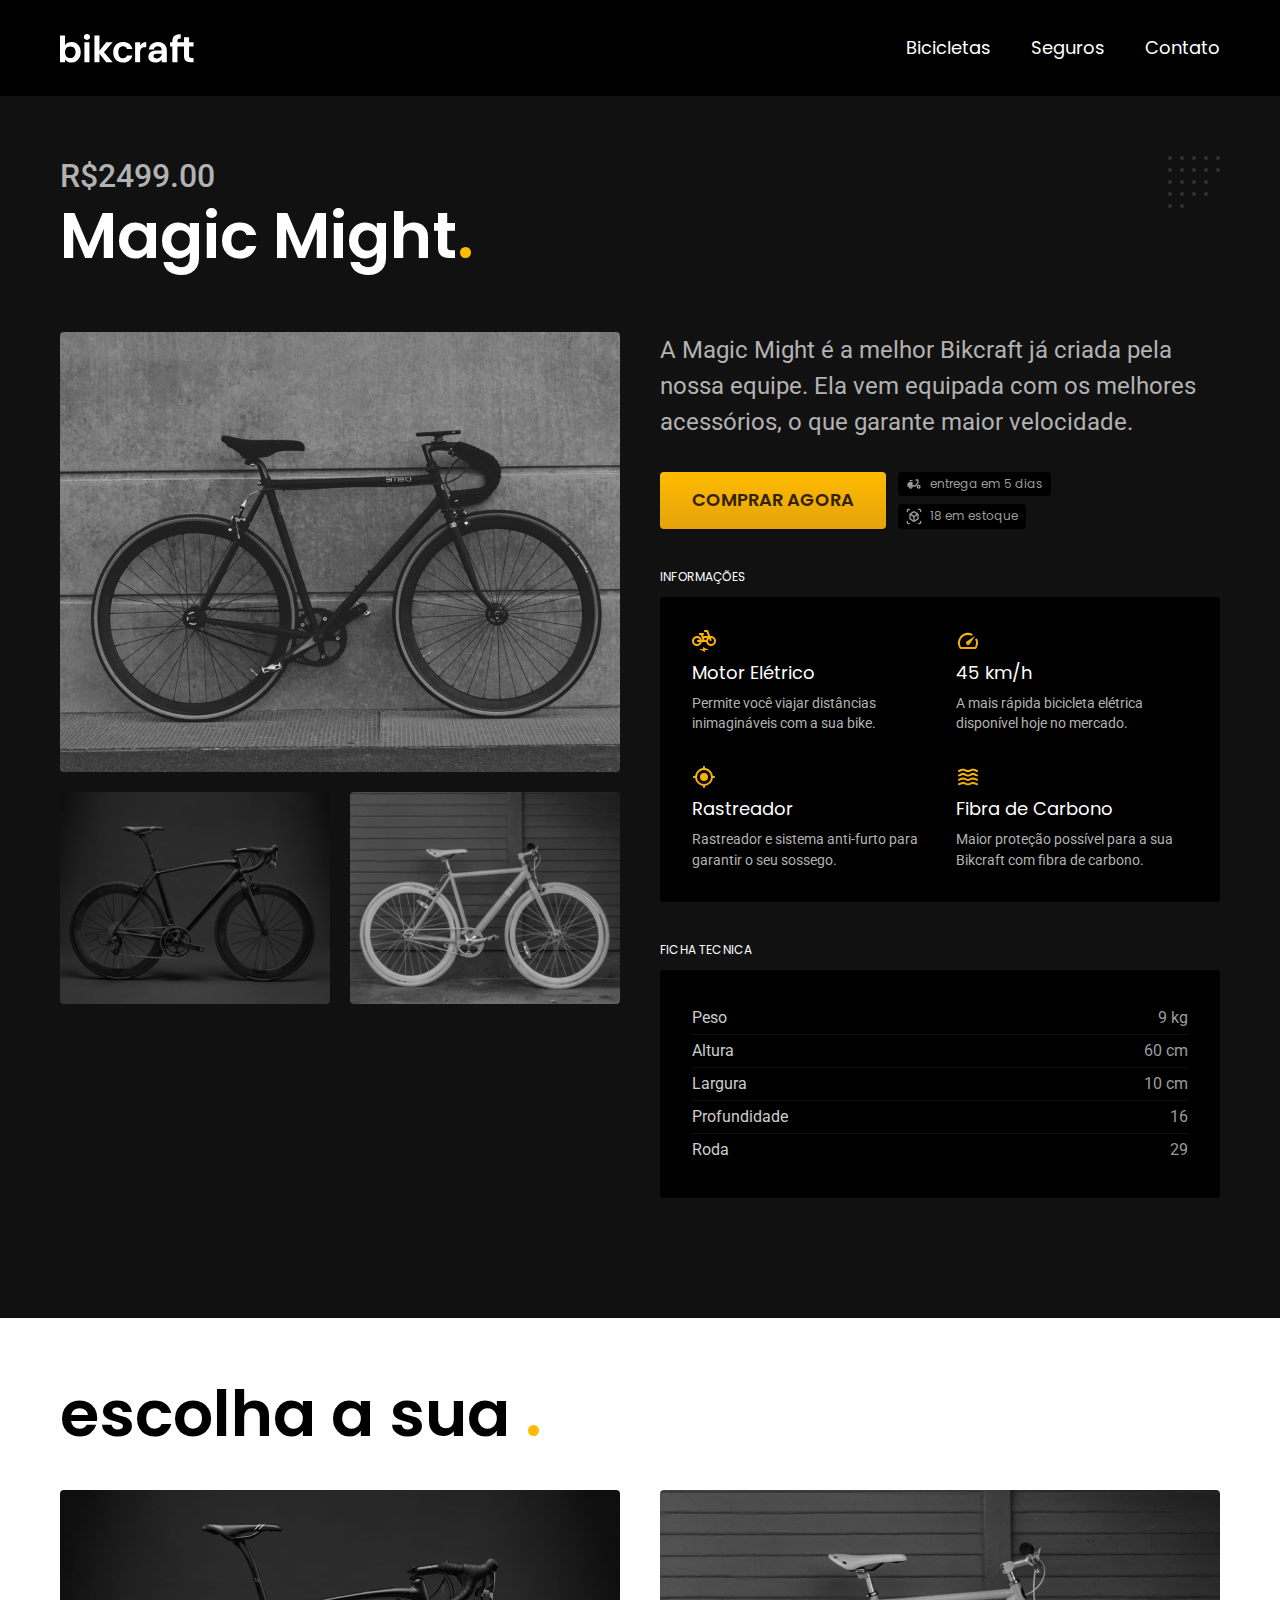
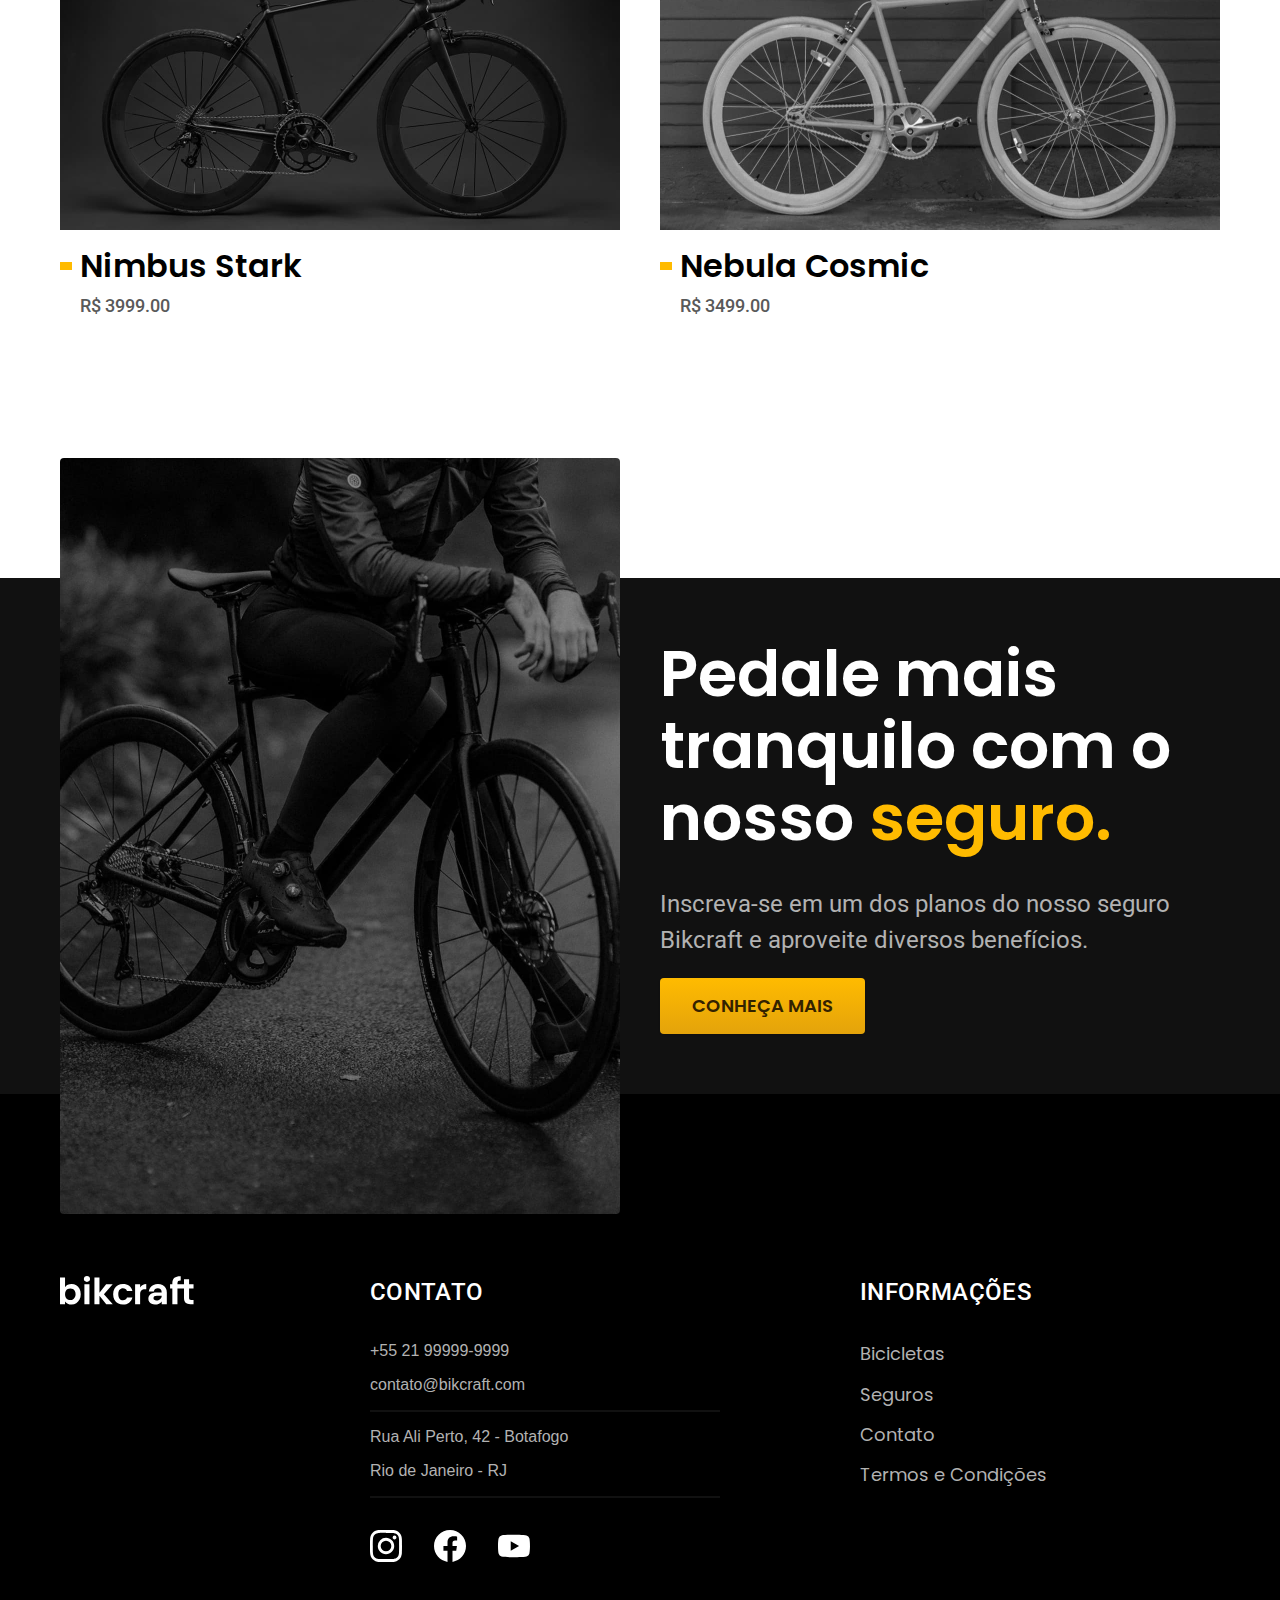
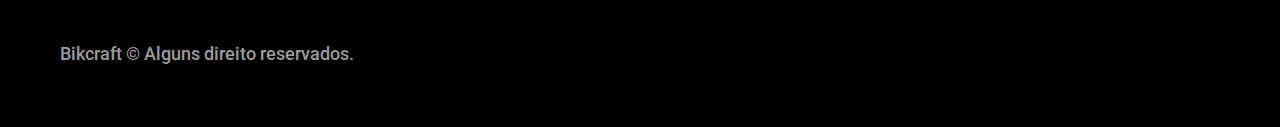
<file: bicicletas/magic.html>
<!DOCTYPE html>

<html lang="pt-br">

<head>
  <title>Bicicleta Magic | Bikcraft</title>
  <meta name="description" content="Bicicleta Magic - Bikcraft.">
  <meta charset="UTF-8">
  <meta name="viewport" content="width=device-width, initial-scale=1.0">
  <meta http-equiv="X-UA-Compatible" content="IE=edge">
  <link rel="icon" href="../favicon.svg" type="image/svg+xml">
  <link rel="preload" href="../css/style.min.css" as="style">
  <link rel="stylesheet" href="../css/style.min.css">
  <link rel="preconnect" href="https://fonts.googleapis.com">
  <link rel="preconnect" href="https://fonts.gstatic.com" crossorigin>
  <link href="https://fonts.googleapis.com/css2?family=Merriweather:ital,wght@1,900&family=Poppins:wght@400;600&family=Roboto:wght@400;500&display=swap" rel="stylesheet">
  <script>document.documentElement.classList.add('js');</script>
</head>
</head>

<body id="bicicleta">
  <header class="header-bg">
    <div class=" container header">
      <a href="../">
        <img src="../img/bikcraft.svg" alt="Bikcraft">
      </a>

      <nav aria-label="primaria">
        <ul class="header-menu font-1-m cor-c0">
          <li><a href="../bicicletas.html">Bicicletas</a></li>
          <li><a href="../seguros.html">Seguros</a></li>
          <li><a href="../contato.html">Contato</a></li>
        </ul>
      </nav>
    </div>
  </header>

  <main class="titulo-bg">
    <div>
      <div class="titulo container">
        <p class="font-2-xl cor-c5">R$2499.00</p>
        <h1 class="font-1-xxl cor-c0">Magic Might<span class="cor-p1">.</span></h1>
      </div>
      <div class="bicicleta container">
        <div class="bicicleta-imagens">
          <img src="../img/bicicleta/nimbus2.jpg" alt="">
          <img src="../img/bicicleta/nimbus1.jpg" alt="">
          <img src="../img/bicicleta/nimbus3.jpg" alt="">
        </div>
        <div class="bicicleta-conteudo">
          <p class="font-2-l cor-c5">A Magic Might é a melhor Bikcraft já criada pela nossa equipe. Ela vem equipada com os melhores acessórios, o que garante maior velocidade.</p>
          <div class="bicicleta-comprar">
            <a class="botao" href="../orcamento.html?tipo=bikcraft&produto=magic">Comprar Agora</a>
            <span class="font-1-xs cor-c6"><img src="../img/icones/entrega.svg" alt="">entrega em 5 dias</span>
            <span class="font-1-xs cor-c6"><img src="../img/icones/estoque.svg" alt="">18 em estoque</span>
          </div>
          <h2 class="font-1-xs cor-c0">Informações</h2>
          <ul class="bicicleta-informacoes">
            <li>
              <img src="../img/icones/eletrica.svg" alt="">
              <h3 class="font-1-m cor-c0">Motor Elétrico</h3>
              <p class="font-2-xs cor-c5">Permite você viajar distâncias inimagináveis com a sua bike.</p>
            </li>
            <li>
              <img src="../img/icones/velocidade.svg" alt="">
              <h3 class="font-1-m cor-c0">45 km/h</h3>
              <p class="font-2-xs cor-c5">A mais rápida bicicleta elétrica disponível hoje no mercado.</p>
            </li>
            <li>
              <img src="../img/icones/rastreador.svg" alt="">
              <h3 class="font-1-m cor-c0">Rastreador</h3>
              <p class="font-2-xs cor-c5">Rastreador e sistema anti-furto para garantir o seu sossego.</p>
            </li>
            <li>
              <img src="../img/icones/carbono.svg" alt="">
              <h3 class="font-1-m cor-c0">Fibra de Carbono</h3>
              <p class="font-2-xs cor-c5">Maior proteção possível para a sua Bikcraft com fibra de carbono.</p>
            </li>
          </ul>

          <h2 class="font-1-xs cor-c0">Ficha Tecnica</h2>
          <ul class="bicicleta-ficha font-2-s cor-c4">
            <li>Peso <span>9 kg</span></li>
            <li>Altura <span>60 cm</span></li>
            <li>Largura <span>10 cm</span></li>
            <li>Profundidade <span>16</span></li>
            <li>Roda <span>29</span></li>
          </ul>
        </div>
      </div>
    </div>
    </div>


  </main>

  <article class="bicicletas-lista container">
    <h2 class="font-1-xxl">escolha a sua <span class="cor-p1">.</span> </h2>
    <ul>
      <li>
        <a href="./nimbus.html">
          <img src="../img/bicicletas/nimbus.jpg" alt="Bicicleta Nimbus">
          <h3 class="font-1-xl">Nimbus Stark</h3>
          <span class="font-2-m cor-c8 ">R$ 3999.00 </span>
        </a>
      </li>
      <li>
        <a href="./nebula.html">
          <img src="../img/bicicletas/nebula.jpg" alt="Bicicleta Nebula">
          <h3 class="font-1-xl">Nebula Cosmic</h3>
          <span class="font-2-m cor-c8 ">R$ 3499.00 </span>
        </a>
      </li>
    </ul>
  </article>

  <article class="seguro-bg">
    <div class="seguro container">
      <div class="seguro-imagem">
        <img src="../img/fotos/seguros.jpg" alt="Pessoa parada em cima de bicicleta.">
      </div>
      <div class="seguro-conteudo">
        <h2 class="font-1-xxl cor-c0">Pedale mais tranquilo com o nosso <span class="cor-p1">seguro.</span></h2>
        <p class="font-2-l cor-c5">Inscreva-se em um dos planos do nosso seguro Bikcraft e aproveite diversos benefícios.</p>
        <a class="botao" href="../seguros.html">Conheça Mais</a>
      </div>
    </div>
  </article>

  <footer class="footer-bg">
    <div class="footer container">
      <img src="../img/bikcraft.svg" alt="Bikcraft">
      <div class="footer-contato">
        <h3 class="font-2-l-b cor-c0">Contato</h3>
        <ul class="font-2m cor-c5">
          <li><a href="tel:+5521999999999">+55 21 99999-9999</a></li>
          <li><a href="mailto:contato@bikcraft.com">contato@bikcraft.com</a></li>
          <li>Rua Ali Perto, 42 - Botafogo</li>
          <li>Rio de Janeiro - RJ</li>
        </ul>
        <div class="footer-redes">
          <a href="../">
            <img src="../img/redes/instagram.svg" alt="instagram">
          </a>
          <a href="../">
            <img src="../img/redes/facebook.svg" alt="Facebook">
          </a>
          <a href="../">
            <img src="../img/redes/youtube.svg" alt="Youtube">
          </a>
        </div>
      </div>
      <div class="footer-informacoes">
        <h3 class="font-2-l-b cor-c0">Informações</h3>
        <nav>
          <ul class="font-1-m cor-c5">
            <li><a href="../bicicletas.html">Bicicletas</a></li>
            <li><a href="../seguros.html">Seguros</a></li>
            <li><a href="../contato.html">Contato</a></li>
            <li><a href="../termos.html">Termos e Condições</a></li>
          </ul>
        </nav>
      </div>
      <p class="font-2-m cor-c6 footer-copy">Bikcraft © Alguns direito reservados.</p>
    </div>
  </footer>

  <script src="../js/script.js"></script>
</body>

</html>
</file>
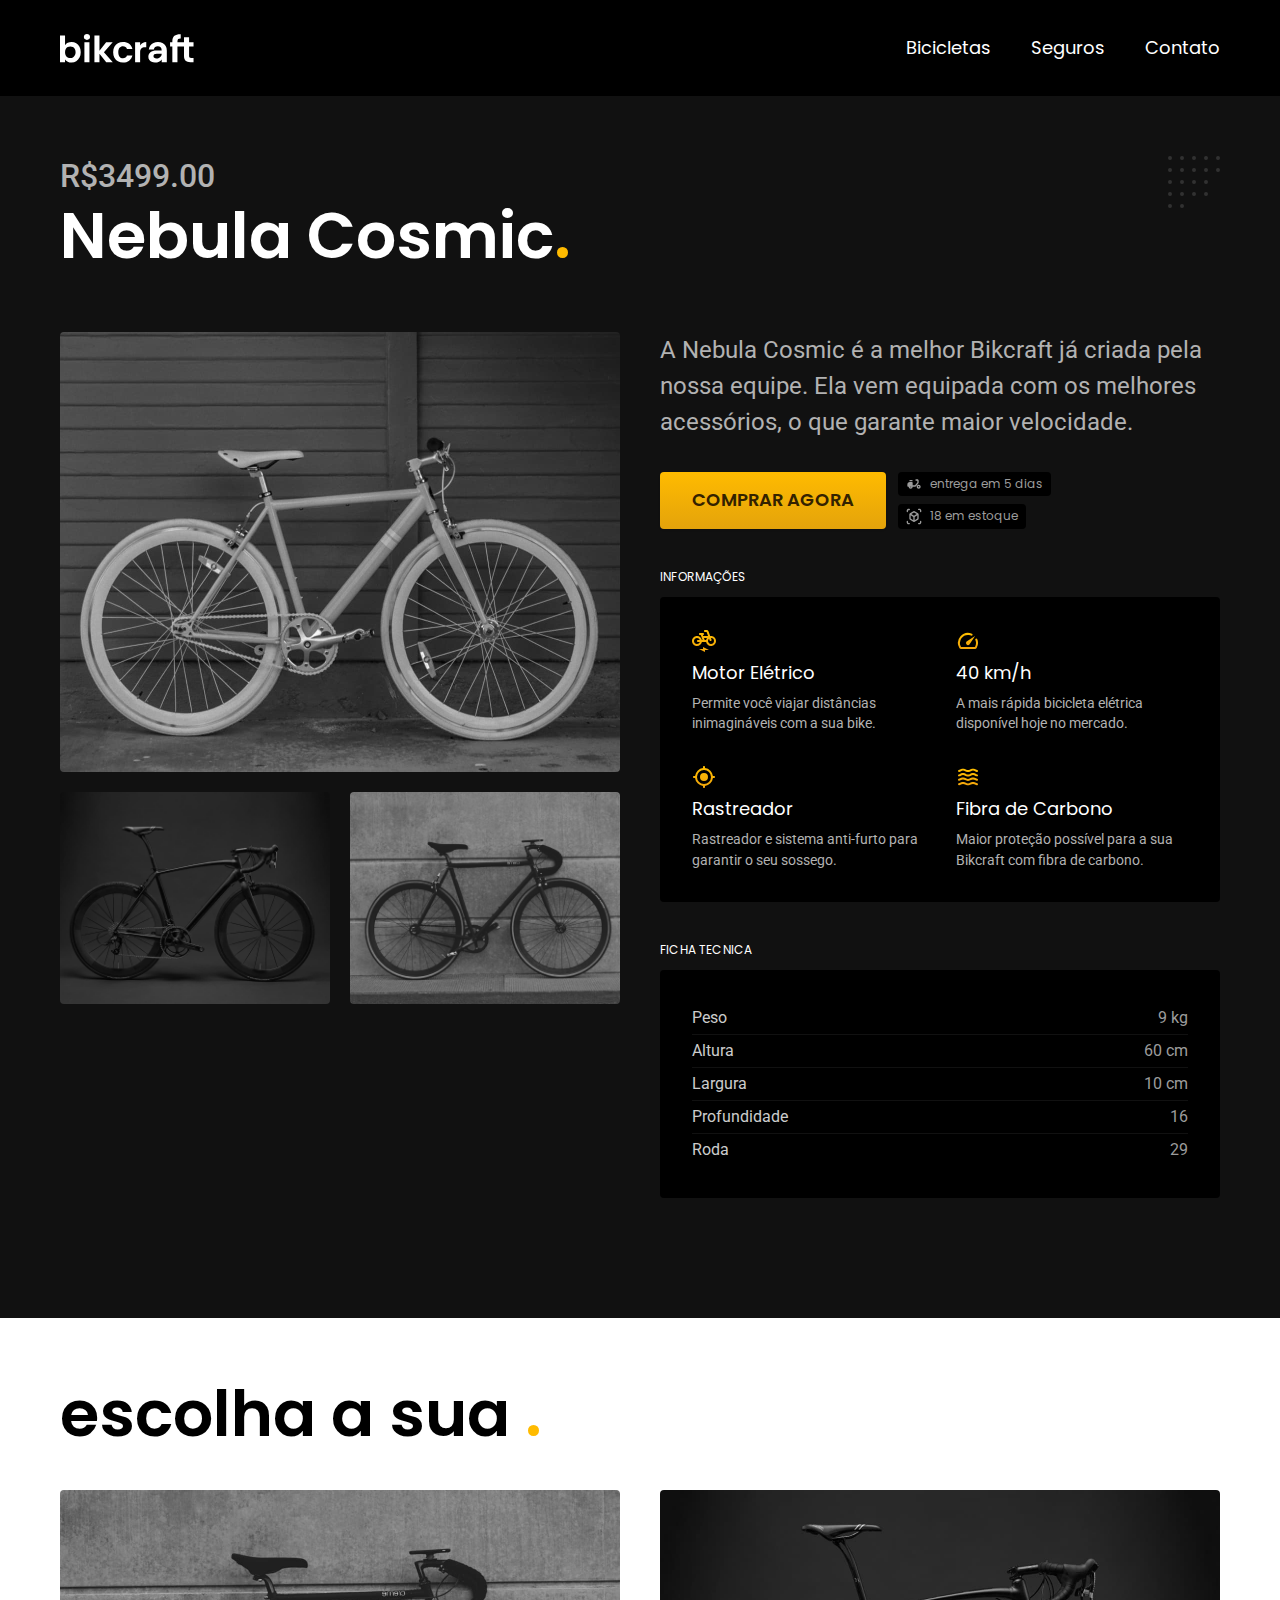
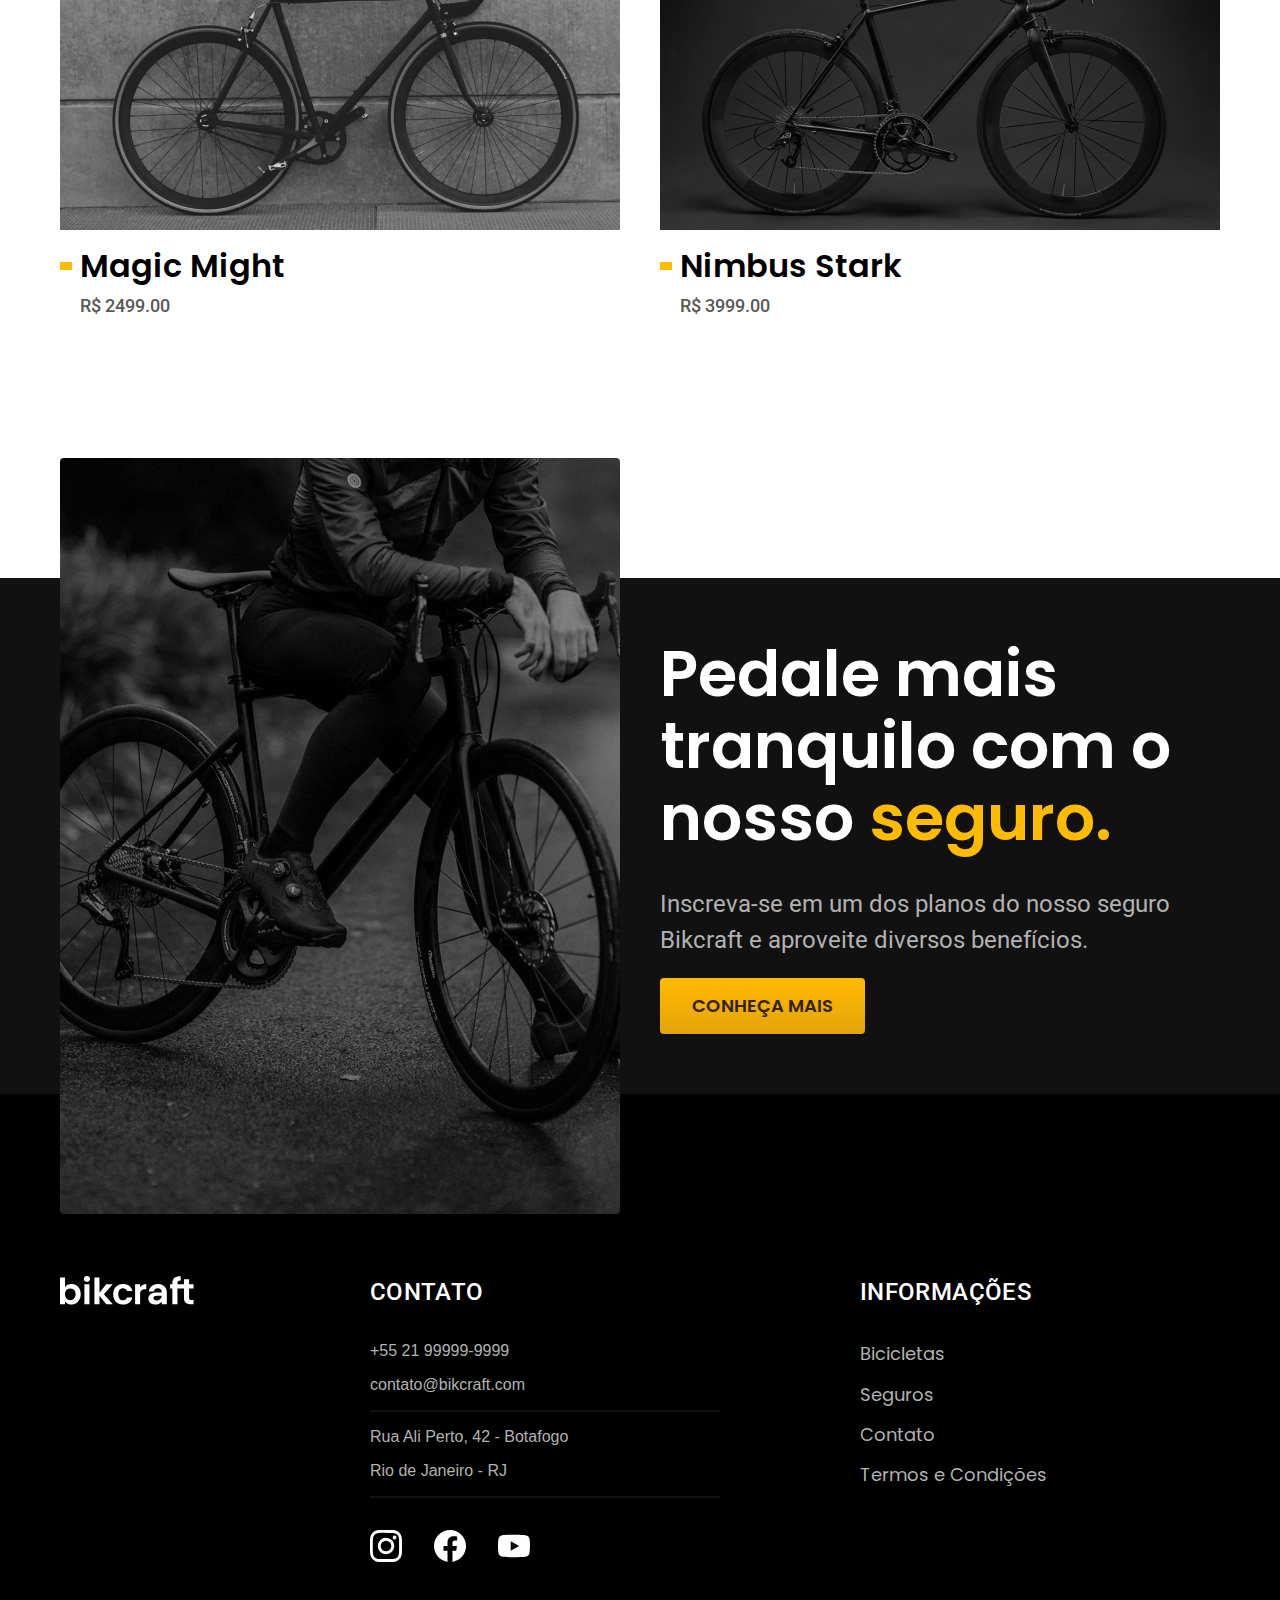
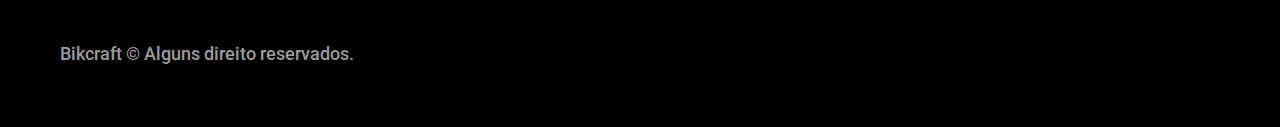
<file: bicicletas/nebula.html>
<!DOCTYPE html>

<html lang="pt-br">

<head>
  <title>Bicicleta Nebula | Bikcraft</title>
  <meta name="description" content="Bicicleta Nebula - Bikcraft.">
  <meta charset="UTF-8">
  <meta name="viewport" content="width=device-width, initial-scale=1.0">
  <meta http-equiv="X-UA-Compatible" content="IE=edge">
  <link rel="icon" href="../favicon.svg" type="image/svg+xml">
  <link rel="preload" href="../css/style.min.css" as="style">
  <link rel="stylesheet" href="../css/style.min.css">
  <link rel="preconnect" href="https://fonts.googleapis.com">
  <link rel="preconnect" href="https://fonts.gstatic.com" crossorigin>
  <link href="https://fonts.googleapis.com/css2?family=Merriweather:ital,wght@1,900&family=Poppins:wght@400;600&family=Roboto:wght@400;500&display=swap" rel="stylesheet">
  <script>document.documentElement.classList.add('js');</script>
</head>
</head>

<body id="bicicleta">
  <header class="header-bg">
    <div class=" container header">
      <a href="../">
        <img src="../img/bikcraft.svg" alt="Bikcraft">
      </a>

      <nav aria-label="primaria">
        <ul class="header-menu font-1-m cor-c0">
          <li><a href="../bicicletas.html">Bicicletas</a></li>
          <li><a href="../seguros.html">Seguros</a></li>
          <li><a href="../contato.html">Contato</a></li>
        </ul>
      </nav>
    </div>
  </header>

  <main class="titulo-bg">
    <div>
      <div class="titulo container">
        <p class="font-2-xl cor-c5">R$3499.00</p>
        <h1 class="font-1-xxl cor-c0">Nebula Cosmic<span class="cor-p1">.</span></h1>
      </div>
      <div class="bicicleta container">
        <div class="bicicleta-imagens">
          <img src="../img/bicicleta/nimbus3.jpg" alt="">
          <img src="../img/bicicleta/nimbus1.jpg" alt="">
          <img src="../img/bicicleta/nimbus2.jpg" alt="">
        </div>
        <div class="bicicleta-conteudo">
          <p class="font-2-l cor-c5">A Nebula Cosmic é a melhor Bikcraft já criada pela nossa equipe. Ela vem equipada com os melhores acessórios, o que garante maior velocidade.</p>
          <div class="bicicleta-comprar">
            <a class="botao" href="../orcamento.html?tipo=bikcraft&produto=nebula">Comprar Agora</a>
            <span class="font-1-xs cor-c6"><img src="../img/icones/entrega.svg" alt="">entrega em 5 dias</span>
            <span class="font-1-xs cor-c6"><img src="../img/icones/estoque.svg" alt="">18 em estoque</span>
          </div>
          <h2 class="font-1-xs cor-c0">Informações</h2>
          <ul class="bicicleta-informacoes">
            <li>
              <img src="../img/icones/eletrica.svg" alt="">
              <h3 class="font-1-m cor-c0">Motor Elétrico</h3>
              <p class="font-2-xs cor-c5">Permite você viajar distâncias inimagináveis com a sua bike.</p>
            </li>
            <li>
              <img src="../img/icones/velocidade.svg" alt="">
              <h3 class="font-1-m cor-c0">40 km/h</h3>
              <p class="font-2-xs cor-c5">A mais rápida bicicleta elétrica disponível hoje no mercado.</p>
            </li>
            <li>
              <img src="../img/icones/rastreador.svg" alt="">
              <h3 class="font-1-m cor-c0">Rastreador</h3>
              <p class="font-2-xs cor-c5">Rastreador e sistema anti-furto para garantir o seu sossego.</p>
            </li>
            <li>
              <img src="../img/icones/carbono.svg" alt="">
              <h3 class="font-1-m cor-c0">Fibra de Carbono</h3>
              <p class="font-2-xs cor-c5">Maior proteção possível para a sua Bikcraft com fibra de carbono.</p>
            </li>
          </ul>

          <h2 class="font-1-xs cor-c0">Ficha Tecnica</h2>
          <ul class="bicicleta-ficha font-2-s cor-c4">
            <li>Peso <span>9 kg</span></li>
            <li>Altura <span>60 cm</span></li>
            <li>Largura <span>10 cm</span></li>
            <li>Profundidade <span>16</span></li>
            <li>Roda <span>29</span></li>
          </ul>
        </div>
      </div>
    </div>
    </div>


  </main>

  <article class="bicicletas-lista container">
    <h2 class="font-1-xxl">escolha a sua <span class="cor-p1">.</span> </h2>
    <ul>
      <li>
        <a href="./magic.html">
          <img src="../img/bicicletas/magic.jpg" alt="Bicicleta Magic Preta">
          <h3 class="font-1-xl">Magic Might</h3>
          <span class="font-2-m cor-c8 ">R$ 2499.00 </span>
        </a>
      </li>
      <li>
        <a href="./nimbus.html">
          <img src="../img/bicicletas/nimbus.jpg" alt="Bicicleta Nimbus">
          <h3 class="font-1-xl">Nimbus Stark</h3>
          <span class="font-2-m cor-c8 ">R$ 3999.00 </span>
        </a>
      </li>
    </ul>
  </article>

  <article class="seguro-bg">
    <div class="seguro container">
      <div class="seguro-imagem">
        <img src="../img/fotos/seguros.jpg" alt="Pessoa parada em cima de bicicleta.">
      </div>
      <div class="seguro-conteudo">
        <h2 class="font-1-xxl cor-c0">Pedale mais tranquilo com o nosso <span class="cor-p1">seguro.</span></h2>
        <p class="font-2-l cor-c5">Inscreva-se em um dos planos do nosso seguro Bikcraft e aproveite diversos benefícios.</p>
        <a class="botao" href="../seguros.html">Conheça Mais</a>
      </div>
    </div>
  </article>

  <footer class="footer-bg">
    <div class="footer container">
      <img src="../img/bikcraft.svg" alt="Bikcraft">
      <div class="footer-contato">
        <h3 class="font-2-l-b cor-c0">Contato</h3>
        <ul class="font-2m cor-c5">
          <li><a href="tel:+5521999999999">+55 21 99999-9999</a></li>
          <li><a href="mailto:contato@bikcraft.com">contato@bikcraft.com</a></li>
          <li>Rua Ali Perto, 42 - Botafogo</li>
          <li>Rio de Janeiro - RJ</li>
        </ul>
        <div class="footer-redes">
          <a href="../">
            <img src="../img/redes/instagram.svg" alt="instagram">
          </a>
          <a href="../">
            <img src="../img/redes/facebook.svg" alt="Facebook">
          </a>
          <a href="../">
            <img src="../img/redes/youtube.svg" alt="Youtube">
          </a>
        </div>
      </div>
      <div class="footer-informacoes">
        <h3 class="font-2-l-b cor-c0">Informações</h3>
        <nav>
          <ul class="font-1-m cor-c5">
            <li><a href="../bicicletas.html">Bicicletas</a></li>
            <li><a href="../seguros.html">Seguros</a></li>
            <li><a href="../contato.html">Contato</a></li>
            <li><a href="../termos.html">Termos e Condições</a></li>
          </ul>
        </nav>
      </div>
      <p class="font-2-m cor-c6 footer-copy">Bikcraft © Alguns direito reservados.</p>
    </div>
  </footer>

  <script src="../js/script.js"></script>
</body>

</html>
</file>
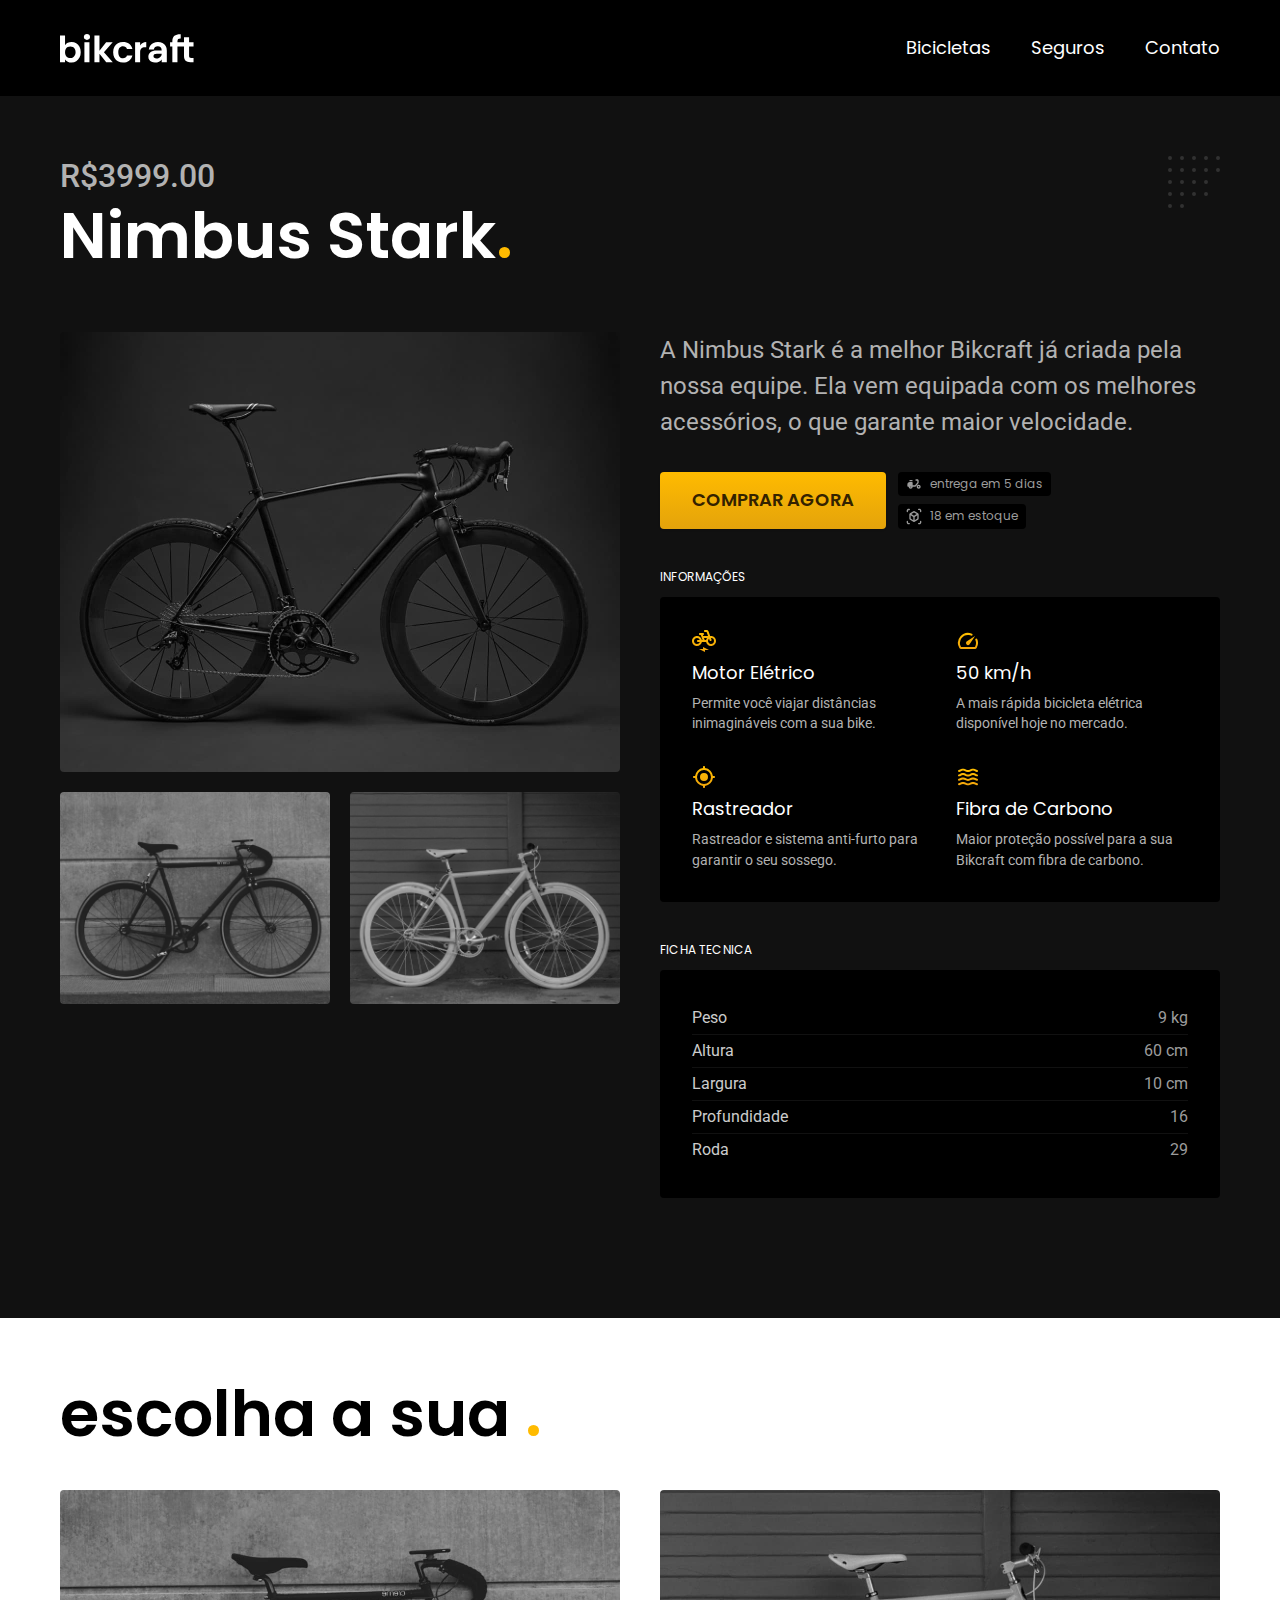
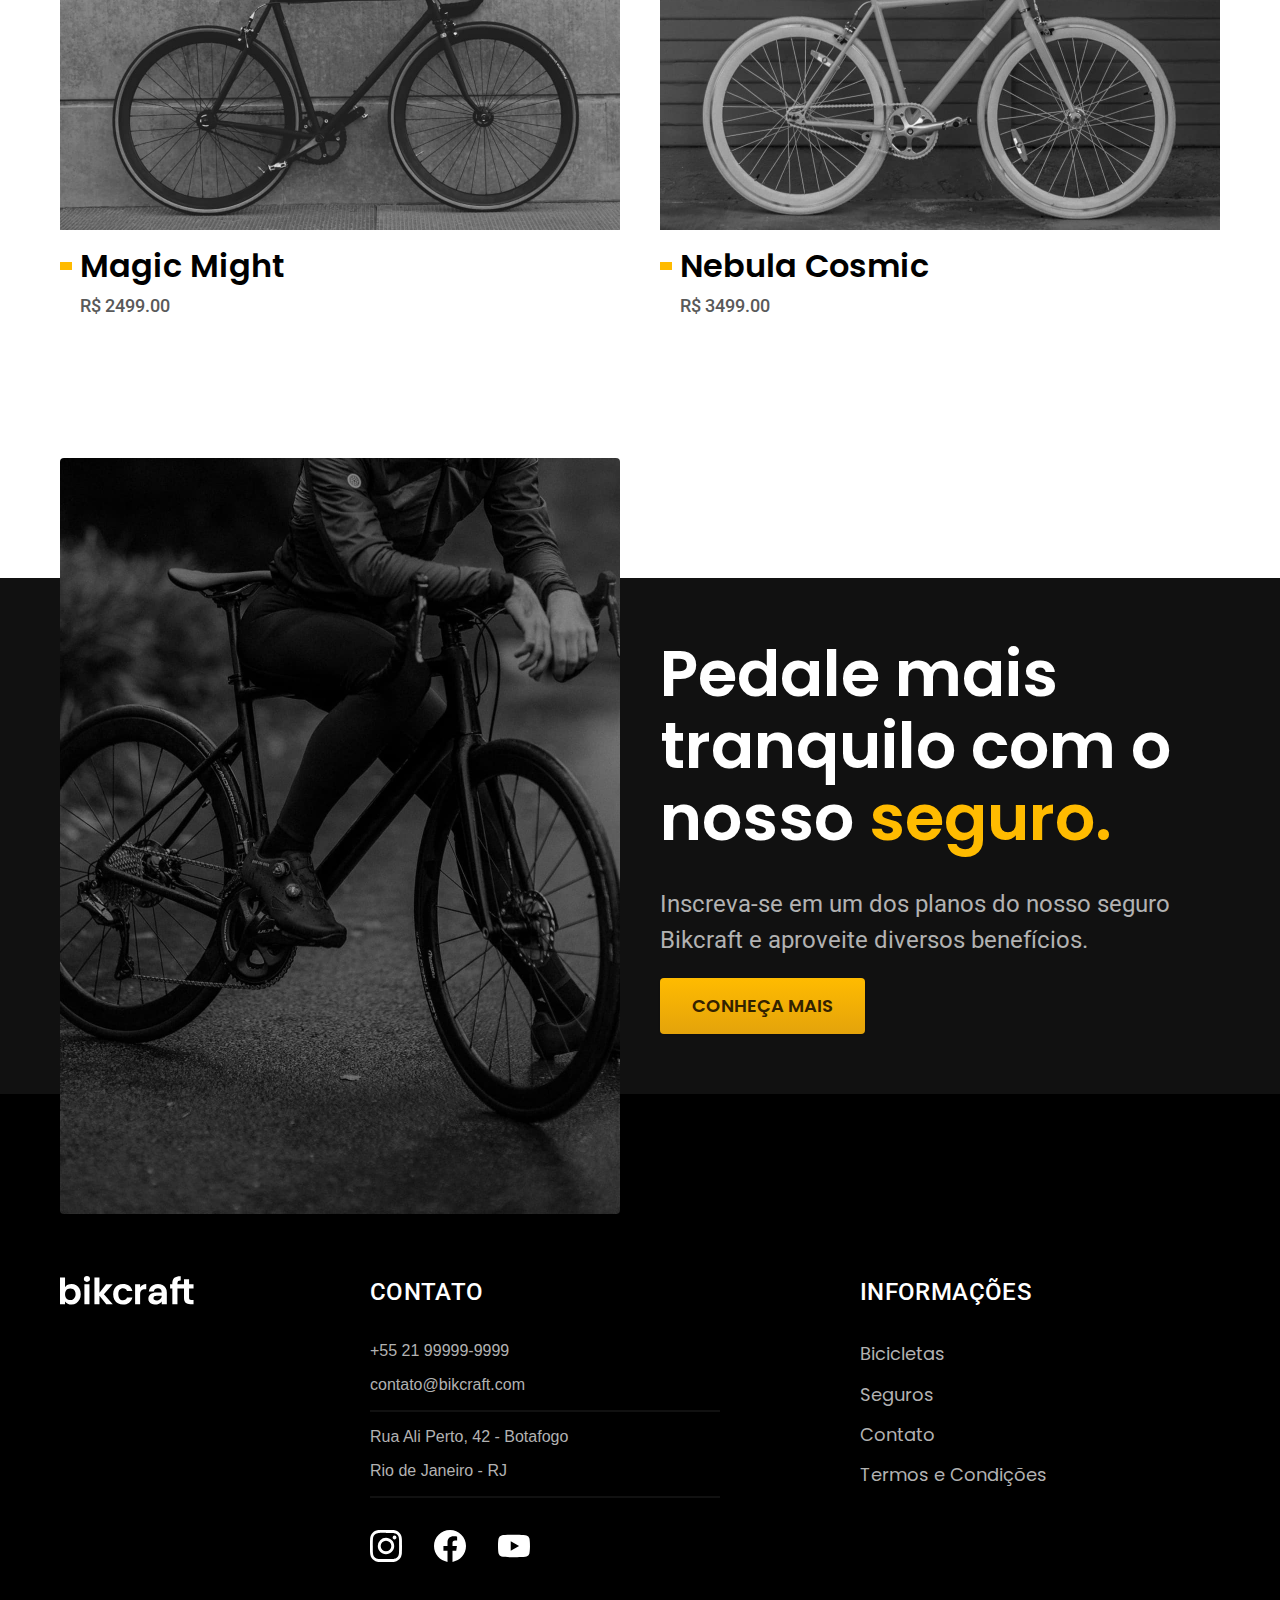
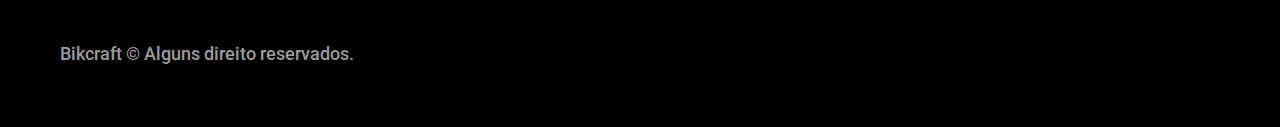
<file: bicicletas/nimbus.html>
<!DOCTYPE html>

<html lang="pt-br">

<head>
  <title>Bicicleta Nimbus | Bikcraft</title>
  <meta name="description" content="Bicicleta Nimbus - Bikcraft.">
  <meta charset="UTF-8">
  <meta name="viewport" content="width=device-width, initial-scale=1.0">
  <meta http-equiv="X-UA-Compatible" content="IE=edge">
  <link rel="icon" href="../favicon.svg" type="image/svg+xml">
  <link rel="preload" href="../css/style.min.css" as="style">
  <link rel="stylesheet" href="../css/style.min.css">
  <link rel="preconnect" href="https://fonts.googleapis.com">
  <link rel="preconnect" href="https://fonts.gstatic.com" crossorigin>
  <link href="https://fonts.googleapis.com/css2?family=Merriweather:ital,wght@1,900&family=Poppins:wght@400;600&family=Roboto:wght@400;500&display=swap" rel="stylesheet">
  <script>document.documentElement.classList.add('js');</script>
</head>
</head>

<body id="bicicleta">
  <header class="header-bg">
    <div class=" container header">
      <a href="../">
        <img src="../img/bikcraft.svg" alt="Bikcraft">
      </a>

      <nav aria-label="primaria">
        <ul class="header-menu font-1-m cor-c0">
          <li><a href="../bicicletas.html">Bicicletas</a></li>
          <li><a href="../seguros.html">Seguros</a></li>
          <li><a href="../contato.html">Contato</a></li>
        </ul>
      </nav>
    </div>
  </header>

  <main class="titulo-bg">
    <div>
      <div class="titulo container">
        <p class="font-2-xl cor-c5">R$3999.00</p>
        <h1 class="font-1-xxl cor-c0">Nimbus Stark<span class="cor-p1">.</span></h1>
      </div>
      <div class="bicicleta container">
        <div class="bicicleta-imagens">
          <img src="../img/bicicleta/nimbus1.jpg" alt="">
          <img src="../img/bicicleta/nimbus2.jpg" alt="">
          <img src="../img/bicicleta/nimbus3.jpg" alt="">
        </div>
        <div class="bicicleta-conteudo">
          <p class="font-2-l cor-c5">A Nimbus Stark é a melhor Bikcraft já criada pela nossa equipe. Ela vem equipada com os melhores acessórios, o que garante maior velocidade.</p>
          <div class="bicicleta-comprar">
            <a class="botao" href="../orcamento.html?tipo=bikcraft&produto=nimbus">Comprar Agora</a>
            <span class="font-1-xs cor-c6"><img src="../img/icones/entrega.svg" alt="">entrega em 5 dias</span>
            <span class="font-1-xs cor-c6"><img src="../img/icones/estoque.svg" alt="">18 em estoque</span>
          </div>
          <h2 class="font-1-xs cor-c0">Informações</h2>
          <ul class="bicicleta-informacoes">
            <li>
              <img src="../img/icones/eletrica.svg" alt="">
              <h3 class="font-1-m cor-c0">Motor Elétrico</h3>
              <p class="font-2-xs cor-c5">Permite você viajar distâncias inimagináveis com a sua bike.</p>
            </li>
            <li>
              <img src="../img/icones/velocidade.svg" alt="">
              <h3 class="font-1-m cor-c0">50 km/h</h3>
              <p class="font-2-xs cor-c5">A mais rápida bicicleta elétrica disponível hoje no mercado.</p>
            </li>
            <li>
              <img src="../img/icones/rastreador.svg" alt="">
              <h3 class="font-1-m cor-c0">Rastreador</h3>
              <p class="font-2-xs cor-c5">Rastreador e sistema anti-furto para garantir o seu sossego.</p>
            </li>
            <li>
              <img src="../img/icones/carbono.svg" alt="">
              <h3 class="font-1-m cor-c0">Fibra de Carbono</h3>
              <p class="font-2-xs cor-c5">Maior proteção possível para a sua Bikcraft com fibra de carbono.</p>
            </li>
          </ul>

          <h2 class="font-1-xs cor-c0">Ficha Tecnica</h2>
          <ul class="bicicleta-ficha font-2-s cor-c4">
            <li>Peso <span>9 kg</span></li>
            <li>Altura <span>60 cm</span></li>
            <li>Largura <span>10 cm</span></li>
            <li>Profundidade <span>16</span></li>
            <li>Roda <span>29</span></li>
          </ul>
        </div>
      </div>
    </div>
    </div>


  </main>

  <article class="bicicletas-lista container">
    <h2 class="font-1-xxl">escolha a sua <span class="cor-p1">.</span> </h2>
    <ul>
      <li>
        <a href="./magic.html">
          <img src="../img/bicicletas/magic.jpg" alt="Bicicleta Magic Preta">
          <h3 class="font-1-xl">Magic Might</h3>
          <span class="font-2-m cor-c8 ">R$ 2499.00 </span>
        </a>
      </li>
      <li>
        <a href="./nebula.html">
          <img src="../img/bicicletas/nebula.jpg" alt="Bicicleta Nebula">
          <h3 class="font-1-xl">Nebula Cosmic</h3>
          <span class="font-2-m cor-c8 ">R$ 3499.00 </span>
        </a>
      </li>
    </ul>
  </article>

  <article class="seguro-bg">
    <div class="seguro container">
      <div class="seguro-imagem">
        <img src="../img/fotos/seguros.jpg" alt="Pessoa parada em cima de bicicleta.">
      </div>
      <div class="seguro-conteudo">
        <h2 class="font-1-xxl cor-c0">Pedale mais tranquilo com o nosso <span class="cor-p1">seguro.</span></h2>
        <p class="font-2-l cor-c5">Inscreva-se em um dos planos do nosso seguro Bikcraft e aproveite diversos benefícios.</p>
        <a class="botao" href="../seguros.html">Conheça Mais</a>
      </div>
    </div>
  </article>

  <footer class="footer-bg">
    <div class="footer container">
      <img src="../img/bikcraft.svg" alt="Bikcraft">
      <div class="footer-contato">
        <h3 class="font-2-l-b cor-c0">Contato</h3>
        <ul class="font-2m cor-c5">
          <li><a href="tel:+5521999999999">+55 21 99999-9999</a></li>
          <li><a href="mailto:contato@bikcraft.com">contato@bikcraft.com</a></li>
          <li>Rua Ali Perto, 42 - Botafogo</li>
          <li>Rio de Janeiro - RJ</li>
        </ul>
        <div class="footer-redes">
          <a href="../">
            <img src="../img/redes/instagram.svg" alt="instagram">
          </a>
          <a href="../">
            <img src="../img/redes/facebook.svg" alt="Facebook">
          </a>
          <a href="../">
            <img src="../img/redes/youtube.svg" alt="Youtube">
          </a>
        </div>
      </div>
      <div class="footer-informacoes">
        <h3 class="font-2-l-b cor-c0">Informações</h3>
        <nav>
          <ul class="font-1-m cor-c5">
            <li><a href="../bicicletas.html">Bicicletas</a></li>
            <li><a href="../seguros.html">Seguros</a></li>
            <li><a href="../contato.html">Contato</a></li>
            <li><a href="../termos.html">Termos e Condições</a></li>
          </ul>
        </nav>
      </div>
      <p class="font-2-m cor-c6 footer-copy">Bikcraft © Alguns direito reservados.</p>
    </div>
  </footer>

  <script src="../js/script.js"></script>
</body>

</html>
</file>
<file: css/style.min.css>
body{margin:0;font-family:Arial,Helvetica,sans-serif}blockquote,dd,h1,h2,h3,h4,p,ul{margin:0}ul{padding:0;list-style:none}a{text-decoration:none;color:inherit}img{max-width:100%;display:block}img[src$=".jpg"]{border-radius:4px}.font-1-xs{font:400 0.75rem/1.35 Poppins,sans-serif}.font-2-xs{font:400 0.875rem/1.43 Roboto,sans-serif}.font-1-s{font:400 1rem/1.5 Poppins,sans-serif}.font-2-s{font:400 1rem/1.5 Roboto,sans-serif}.font-1-m,.font-1-m-b{font:400 1.125rem/1.35 Poppins,sans-serif}.font-1-m-b{font-weight:600}.font-2-m{font:500 1.125rem/1.35 Roboto,sans-serif}.font-1-l{font:400 1.5rem/1.5 Poppins,sans-serif}.font-2-l,.font-2-l-b{font:400 1.5rem/1.5 Roboto,sans-serif}.font-2-l-b{font-weight:500;letter-spacing:.015em;text-transform:uppercase}.font-1-xl{font:600 2rem/1.25 Poppins,sans-serif}.font-2-xl{font:500 2rem/1.25 Roboto,sans-serif}.font-1-xxl{font:600 4rem/1.125 Poppins,sans-serif}@media (max-width:1200px){.font-1-xxl{font-size:3rem}.font-2-l,.font-2-l-b{font-size:1.25rem}}@media (max-width:800px){.font-1-xxl{font-size:2rem}.font-1-xl,.font-2-xl{font-size:1.5rem}.font-2-l,.font-2-l-b{font-size:1.125rem}}@media (max-width:600px){.font-1-xxl{font-size:1.75rem}.font-2-l,.font-2-l-b{font-size:1rem}.font-1-xl,.font-2-xl{font-size:1.25rem}}:root{--cor-c0:#ffffff;--cor-c1:#f7f7f7;--cor-c2:#ededed;--cor-c3:#dedede;--cor-c4:#cccccc;--cor-c5:#b2b2b2;--cor-c6:#9c9c9c;--cor-c7:#717171;--cor-c8:#595959;--cor-c9:#404040;--cor-c10:#2e2e2e;--cor-c11:#111111;--cor-c12:#000000;--cor-p1:#ffbb00;--cor-p2:#e4a30b;--cor-p3:#a66f00;--cor-p4:#664400;--cor-p5:#332200}.cor-c0{color:var(--cor-c0)}.cor-c1{color:var(--cor-c1)}.cor-c2{color:var(--cor-c2)}.cor-c3{color:var(--cor-c3)}.cor-c4{color:var(--cor-c4)}.cor-c5{color:var(--cor-c5)}.cor-c6{color:var(--cor-c6)}.cor-c7{color:var(--cor-c7)}.cor-c8{color:var(--cor-c8)}.cor-c9{color:var(--cor-c9)}.cor-c10{color:var(--cor-c10)}.cor-c11{color:var(--cor-c11)}.cor-c12{color:var(--cor-c12)}.cor-p1{color:var(--cor-p1)}.cor-p2{color:var(--cor-p2)}.cor-p3{color:var(--cor-p3)}.cor-p4{color:var(--cor-p4)}.cor-p5{color:var(--cor-p5)}.header-bg{background-color:var(--cor-c12)}.header{display:flex;flex-wrap:wrap;gap:20px;justify-content:space-between;align-items:center;padding-top:20px;padding-bottom:20px}.header-menu{display:flex;flex-wrap:wrap;gap:40px}.header-menu a{display:inline-block;padding:16px 0;position:relative}.header-menu a::after{content:"";display:block;height:2px;width:0%;background:var(--cor-c0);margin-top:4px;position:absolute}.header-menu a.ativo::after,.header-menu a:hover::after{width:100%;transition:.3s}@media (max-width:800px){.header-menu{gap:20px}.header-menu a{padding:12px 16px;border-radius:4px}.header-menu a:hover{background-color:var(--cor-c10)}.header-menu a::after{display:none}}@media (max-width:600px){.header-menu{gap:12px}.header-menu a{padding:8px 12px;font-size:14px}}.footer-bg{background-color:var(--cor-c12)}.footer{display:grid;grid-template-columns:3fr 5fr 4fr;gap:40px;padding-top:60px;padding-bottom:60px}.footer h3{margin-bottom:32px}.footer-contato ul{margin-bottom:32px}.footer-contato li:nth-child(2n):after{content:" ";display:block;max-width:350px;height:2px;background-color:var(--cor-c11);margin-top:16px}.footer li{margin-bottom:16px}.footer-redes{display:flex;gap:32px}.footer a:hover{color:var(--cor-c0)}.footer-copy{grid-column:1/-1;margin-top:40px}@media (max-width:800px){.footer>img{display:none}.footer{grid-template-columns:1fr 1fr}}@media (max-width:600px){.footer{grid-template-columns:1fr;gap:60px}.footer-copy{margin-top:0}}.js .fadeInLeft{transform:translate3d(-20px,0,0)}.js .fadeInRight{transform:translate3d(20px,0,0)}.js [data-anime]{opacity:0}.js .anime{opacity:1;transform:none;transition:transform 1s,opacity 1s}.container{box-sizing:border-box;max-width:1200px;padding-left:20px;padding-right:20px;margin-left:auto;margin-right:auto}.botao{display:inline-block;padding:16px 32px;background:linear-gradient(var(--cor-p1),var(--cor-p2));border-radius:4px;box-shadow:0 1px 2px 0 rgba(0,0,0,.1);text-transform:uppercase;color:var(--cor-p5);font:600 1.125rem/1.35 Poppins,sans-serif;max-width:max-content;border:none;cursor:pointer}.botao:hover{background:linear-gradient(var(--cor-p2),var(--cor-p3))}.botao.secundario{background:var(--cor-c10);color:var(--cor-c2)}.botao.secundario:hover{background:var(--cor-c9)}.botao.seta{display:flex;align-items:center}.botao.seta::after{content:" ";display:inline-block;width:18px;height:10px;margin-left:12px;background:url(../img/icones/seta.svg);transition:transform .3s}.botao.seta:hover::after{transform:translateX(4px)}@media (max-width:1200px){.botao{font-size:1rem;padding:14px 28px}}@media (max-width:800px){.botao{font-size:.85rem;padding:10px 24px}}@media (max-width:600px){.botao{font-size:.75rem;padding:8px 16px}}.link{display:inline-block;color:var(--cor-p1);font:500 1.5rem/1.5 Poppins,sans-serif;text-transform:uppercase}.link:after{content:"";display:block;width:100%;height:4px;background-color:currentColor}.link:hover{color:var(--cor-c0)}.titulo-bg{padding-top:60px;padding-bottom:60px;background-color:var(--cor-c11)}.titulo{background:url(../img/dec/bottom-right.svg) no-repeat top right 20px}.titulo p{margin-bottom:4px}@media (max-width:800px){.titulo-bg{padding-top:40px;padding-bottom:40px}.titulo p{font-size:1rem;text-transform:lowercase;font-weight:400}}.form{display:grid;grid-template-columns:1fr 1fr;gap:20px}.form label{display:block;font:400 1rem/1.5 Poppins,sans-serif;margin-bottom:4px}.form .col-2{grid-column:span 2}.form input[type=email],.form input[type=text],.form textarea{font:300 1rem/1.5 Roboto,sans-serif;background:var(--cor-c1);border:1px solid var(--cor-c2);padding:12px;border-radius:4px;width:100%;box-sizing:border-box}.form input[type=email]:focus,.form input[type=text]:focus,.form textarea:focus{outline:0;border-color:var(--cor-p1);background:var(--cor-c0);box-shadow:0 0 0 2px #fea}@media (max-width:600px){.form{grid-template-columns:1fr}.form .col-2{grid-column:1}}.introducao-bg{background:var(--cor-c12) url("../img/dec/bottom-left.svg") no-repeat bottom 160px left 20px;box-shadow:inset 0 -120px var(--cor-c0)}.introducao{display:grid;grid-template-columns:1fr 1fr;gap:0 40px}.introducao-conteudo{align-self:end;padding-bottom:200px}.introducao img{object-fit:cover;height:100%;width:100%;border-radius:4px}.introducao h1{margin-bottom:24px}.introducao p{margin-bottom:20px}@media (max-width:1200px){.introducao h1{margin-bottom:18px}.introducao-bg{padding-top:0}}@media (max-width:800px){.introducao-conteudo h1{margin-bottom:16px}.introducao{grid-template-columns:1fr;gap:32px}.introducao-conteudo{padding-bottom:0}.introducao img{height:300px;width:100%}.introducao-bg{padding-top:40px;box-shadow:inset 0 -80px var(--cor-c0)}}@media (max-width:600px){.introducao-conteudo h1{margin-bottom:14px}.introducao{gap:24px}.introducao-bg{padding-top:30px;box-shadow:inset 0 -60px var(--cor-c0)}}.bicicletas-lista{padding-top:60px;padding-bottom:120px}.bicicletas-lista h2{margin-bottom:40px}.bicicletas-lista ul{display:flex;gap:40px;padding:0 20px 20px 20px;max-width:1400px;margin-left:auto;margin-right:auto;overflow-x:auto}#bicicleta .bicicletas-lista ul{padding:0 0 20px 0}.bicicletas-lista li{min-width:280px}.bicicletas-lista a{display:block}.bicicletas-lista img{padding-bottom:16px}.bicicletas-lista h3{margin-bottom:8px;display:flex;align-items:center}.bicicletas-lista h3::before{content:" ";display:inline-block;height:8px;width:12px;margin-right:8px;background-color:var(--cor-p1);transition:width .25s}.bicicletas-lista a:hover h3::before{width:24px}.bicicletas-lista li span{padding-left:20px}@media (max-width:800px){.bicicletas-lista{padding-bottom:60px}.bicicletas-lista ul{gap:20px}}.tecnologia-bg{background-color:var(--cor-c11);box-shadow:inset 0 80px var(--cor-c0),inset 0 -80px var(--cor-c0)}.tecnologia{display:grid;grid-template-columns:1fr 1fr;gap:40px}.tecnologia-imagem img{width:100%;height:100%;object-fit:cover;object-position:left}.tecnologia-conteudo{padding-top:160px;padding-bottom:160px}.tecnologia-conteudo>span{display:block;margin-bottom:20px}.tecnologia-conteudo h2{margin-bottom:32px}.tecnologia-conteudo>p{margin-bottom:20px}.tecnologia a{margin-bottom:80px}.tecnologia-vantagens{display:flex;gap:40px}.tecnologia-vantagens h3{margin-bottom:8px;width:max-content}.tecnologia-vantagens img{width:24px;margin-bottom:8px}@media (max-width:800px){.tecnologia-bg{box-shadow:initial}.tecnologia{grid-template-columns:1fr}.tecnologia-conteudo{padding-top:60px;padding-bottom:60px}.tecnologia-imagem{display:none}.tecnologia a{margin-bottom:40px}}@media (max-width:600px){.tecnologia-vantagens{flex-direction:column}}.parceiros{padding-top:60px;padding-bottom:120px}.parceiros h2{margin-bottom:60px}.parceiros ul{padding:0 20px;max-width:1400px;margin:0 auto;display:grid;grid-template-columns:repeat(4,1fr)}.parceiros li{display:flex;padding:32px;border-left:2px solid var(--cor-c2)}.parceiros img{margin:auto}.parceiros li:first-child,.parceiros li:nth-child(5){border-left:none}.parceiros li:nth-child(n+5){border-top:2px solid var(--cor-c2)}@media (max-width:800px){.parceiros{padding-bottom:60px}.parceiros h2{margin-bottom:20px}.parceiros ul{grid-template-columns:repeat(2,1fr)}.parceiros li{padding:20px}.parceiros li:nth-child(n+3){border-top:2px solid var(--cor-c2)}.parceir,.parceiros li:first-child,.parceiros li:nth-child(odd){border-left:none}}.depoimento{display:grid;grid-template-columns:1fr 1fr;background-color:var(--cor-p1)}.depoimento img{border-radius:0;width:100%;height:100%;max-height:580px;height:100%;object-fit:cover;overflow:hidden}.depoimento-conteudo{padding:40px 40px 80px 80px;align-self:end;background:url("../img/dec/bottom-right-p.svg") no-repeat bottom 40px right 40px}.depoimento-conteudo p{font-family:Merriweather,serif;font-style:italic;font-weight:900;margin-bottom:32px;max-width:32ch;position:relative}.depoimento p::before{content:" “ ";font-size:5rem;color:var(--cor-p2);position:absolute;left:-50px;top:-20px}.depoimento p::after{content:" ” ";font-size:5rem;color:var(--cor-p2);position:absolute}@media (min-width:1200px){.depoimento img{max-height:520px}@media (max-width:800px){.depoimento{grid-template-columns:1fr;text-align:center}.depoimento-conteudo{padding:40px 20px;justify-self:center}.depoimento img{max-height:400px}}}.seguros-bg{background-color:var(--cor-c11)}.seguros{padding-top:60px;padding-bottom:60px;display:grid;grid-template-columns:1fr 1fr;gap:40px;align-items:center}#seguros .seguros{padding-top:0}.seguros h2{grid-column:1/-1}.seguros-item{background-color:var(--cor-c12);padding:32px 32px 32px 60px;display:grid;grid-template-columns:1fr auto;min-height:400px;border-radius:4px}.seguros-item h3{margin-bottom:40px}.seguros-item span{grid-column:2;display:block;text-align:right}.seguros-item ul{grid-column:1/-1;margin-bottom:32px;min-height:250px}.seguros-item li{display:flex;align-items:center;position:relative}.seguros-item li+li{margin-top:20px}.seguros-item li::before{content:" ";display:inline-block;width:13px;height:9px;background-image:url(../img/icones/lista.svg);position:absolute;left:-21px}.seguros-item a{grid-column:1/-1;text-align:center}@media (max-width:800px){.seguros{grid-template-columns:1fr}}.vantagens-bg{background-color:var(--cor-c12)}.vantagens{padding-top:120px;padding-bottom:120px}.vantagens h2{margin-bottom:60px}.vantagens ul{display:grid;grid-template-columns:repeat(auto-fit,minmax(280px,max-content));gap:40px 80px}.vantagens h3,.vantagens img{margin-bottom:8px}@media (max-width:800px){.vantagens{padding-top:60px;padding-bottom:60px}.vantagens h2{margin-bottom:40px}.vantagens ul{gap:20px}}.perguntas{padding-top:120px;padding-bottom:120px}.perguntas h2{margin-bottom:60px}.perguntas dl>div{padding:20px;border-radius:4px}.perguntas dl>div:nth-child(odd){background-color:var(--cor-c1)}.perguntas button{display:grid;grid-template-columns:auto 1fr auto;align-items:center;gap:8px;cursor:pointer;border:none;background:0 0;width:100%;text-align:left}.perguntas button::before{content:" ";display:inline-block;width:12px;height:8px;background-color:var(--cor-p1)}.perguntas button::after{content:" ";display:inline-block;width:14px;height:6px;background:url("../img/icones/seta-abrir.svg");transition:.3s}.perguntas button:hover::after,.perguntas button[aria-expanded=true]::after{transform:rotate(180deg)}.js .perguntas dd{display:none}.js .perguntas dd.ativa{display:block}.js .perguntas dd{padding-left:20px;padding-top:16px;max-width:80ch}@media (max-width:800px){.perguntas{padding-top:60px;padding-bottom:60px}.perguntas h2{margin-bottom:40px}}#contato{background:linear-gradient(var(--cor-c11) 500px,var(--cor-c1) 0)}.contato{display:grid;grid-template-columns:5fr 7fr;margin-bottom:32px}.contato-dados,.contato-formulario{padding:60px;box-shadow:0 1px 2px rgba(0,0,0,.1)}.contato-dados{border-radius:5px 0 0 5px;background:var(--cor-c12) url("../img/dec/bottom-left.svg") no-repeat bottom 20px left 20px}.contato-formulario{border-radius:0 5px 5px 0;background:var(--cor-c0) url("../img/dec/bottom-right.svg") no-repeat bottom 20px right 20px}.contato-dados h2{margin-bottom:60px}.contato-endereco{margin-bottom:32px;padding-left:28px;background:url(../img/icones/local.svg) no-repeat 0 2px}.contato-endereco p{margin-bottom:8px}.contato-meios a{display:block;max-width:max-content;margin-bottom:8px;padding-left:28px}.contato-meios a:hover{color:var(--cor-c1)}.contato-meios a:first-child{background:url(../img/icones/email.svg) no-repeat 0 2px}.contato-meios a:nth-child(2){background:url(../img/icones/email.svg) no-repeat 0 2px;margin-bottom:32px}.contato-meios a:nth-child(3){background:url(../img/icones/telefone.svg) no-repeat 0 2px;margin-bottom:60px}.contato-redes{display:flex;gap:32px;padding-left:28px}@media (max-width:800px){.contato{grid-template-columns:1fr}.contato-dados,.contato-formulario{padding:20px}.contato-dados{border-radius:5px 5px 0 0;background:var(--cor-c12)}.contato-formulario{border-radius:0 0 5px 5px;background:var(--cor-c0)}.contato-dados h2,.contato-meios a:nth-child(3){margin-bottom:32px}.contato-redes{margin-bottom:12px}}.lojas{display:grid;grid-template-columns:1fr 1fr;gap:0 40px;padding-top:120px;padding-bottom:120px}.lojas h2{grid-column:1/-1;margin-bottom:60px}.lojas img{border-radius:4px 4px 0 0}.lojas-item{border-radius:4px;background:var(--cor-c0);box-shadow:0 1px 2px rgba(0,0,0,.1)}.lojas-conteudo{display:grid;grid-template-columns:1fr 1fr;gap:32px 16px;padding:32px}.lojas-conteudo h3,.lojas-tempo{grid-column:1/-1}.lojas-dados{display:grid;gap:8px;border-left:2px solid var(--cor-c2);padding:8px}.lojas-tempo{display:flex;align-items:center;gap:8px}@media (max-width:800px){.lojas{gap:20px;padding-top:60px;padding-bottom:60px}.lojas h2{margin-bottom:32px}.lojas-conteudo{grid-template-columns:1fr}}@media (max-width:600px){.lojas-conteudo{gap:20px;padding-top:16px;padding-bottom:16px;margin-bottom:16px}.lojas{grid-template-columns:1fr}.lojas h2{margin-bottom:16px}}#orcamento{background:linear-gradient(var(--cor-c11) 500px,var(--cor-c1) 0)}.orcamento{display:grid;grid-template-columns:5fr 7fr;padding-bottom:120px}.orcamento h2{text-transform:uppercase;position:relative;display:flex;align-items:center}.orcamento h2::before{content:"";display:inline-block;width:4px;height:8px;background-color:var(--cor-p1);position:absolute;left:-12px}.orcamento-dados,.orcamento-produto{padding:60px;box-shadow:0 1px 2px rgba(0,0,0,.1)}.orcamento-produto{border-radius:5px 0 0 5px;background:var(--cor-c12) url("../img/dec/bottom-left.svg") no-repeat bottom 20px left 20px;display:grid;grid-template-columns:1fr 1fr;gap:20px;align-content:start}.orcamento-produto>*{grid-column:1/-1}.orcamento-produto>label{grid-column:initial}.orcamento-produto label{font:400 1rem/1.5 Poppins,sans-serif;color:var(--cor-c4);background-color:var(--cor-c10);padding:12px 16px;border-radius:4px;cursor:pointer;margin:20px 0 20px 0;display:grid;grid-template-columns:auto 1fr auto;align-items:center;border:1px solid var(--cor-c10)}.orcamento-produto input:checked+label{background:var(--cor-c0);color:var(--cor-c11)}.orcamento-produto label::before{content:" ";display:inline-block;box-sizing:border-box;width:12px;height:12px;border:1px solid var(--cor-c6);border-radius:50%;margin-right:8px}.orcamento-produto input{opacity:0;position:absolute;pointer-events:none}.orcamento-produto input:checked+label::before{border-color:var(--cor-c7);box-shadow:inset 0 0 0 3px var(--cor-c0),inset 0 0 0 6px var(--cor-c7)}.orcamento-produto label:hover{background-color:var(--cor-c9);border-color:var(--cor-c9)}.orcamento-produto input:focus+label{box-shadow:0 0 0 2px var(--cor-p1);border-color:var(--cor-c12)}.orcamento-produto label span{display:none}.orcamento-produto input:checked+label span{display:inline-block}.orcamento-dados{border-radius:0 5px 5px 0;background:var(--cor-c0) url("../img/dec/bottom-right.svg") no-repeat bottom 20px right 20px}.orcamento-conteudo{display:none}.orcamento-conteudo h2,.orcamento-dados h2:nth-of-type(n+2){margin-top:20px}.orcamento-conteudo{display:none}#bikcraft:checked~#orcamento-bikcraft,#seguro:checked~#orcamento-seguro{display:grid}.orcamento-detalhes{display:none;background:var(--cor-c0);padding:20px;grid-template-columns:1fr 1fr;border-radius:4px;align-items:center}.orcamento-detalhes li{display:flex;align-items:center;margin-bottom:8px}.orcamento-detalhes li img{width:16px;margin-right:8px}.orcamento-produto input:checked+label+.orcamento-detalhes{display:grid}@media (max-width:1200px){.orcamento-dados,.orcamento-produto{padding:32px}}@media (max-width:800px){.orcamento{grid-template-columns:1fr}.orcamento-produto{border-radius:5px 5px 0 0;background:var(--cor-c12)}.orcamento-dados{border-radius:0 0 5px 5px;background:var(--cor-c0)}}@media (max-width:400px){.orcamento-produto{grid-template-columns:1fr;gap:0}}.termos{padding-top:80px;padding-bottom:80px}.termos h2{font-weight:600}.termos p+h2{padding-top:40px}.termos p{margin-top:24px;max-width:75ch}.bicicletas-bg{background-image:linear-gradient(to right,var(--cor-c0) 30%,var(--cor-c11) 0)}.bicicletas{display:grid;grid-template-columns:1fr 1fr;gap:40px;padding-top:60px;padding-bottom:60px;background:url('../img/dec/top-right.svg') no-repeat top 40px right 20px}.bicicletas-imagem{display:grid}.bicicletas-imagem img{grid-area:1/1}.bicicletas-imagem span{grid-area:1/1;place-self:start end;margin-top:20px;background:var(--cor-c12);display:inline-block;padding:8px 16px 8px 8px;border-radius:4px 0 0 4px}.bicicletas-conteudo{display:grid;grid-template-columns:1fr auto;align-content:start}.bicicletas-conteudo h2,.bicicletas-conteudo p{grid-column:1/-1}.bicicletas h2{margin-bottom:20px}.bicicletas h2::before{content:" ";display:block;width:12px;height:8px;background-color:var(--cor-p1);margin-bottom:8px}.bicicletas p{margin-bottom:32px}.bicicletas a{place-self:end}.bicicletas li{display:flex;align-items:center}.bicicletas-conteudo img{width:24px;margin-right:8px}.bicicletas li+li{margin-top:16px}@media (max-width:800px){.bicicletas{grid-template-columns:1fr;gap:20px;padding-top:40px;padding-bottom:40px}.bicicletas-bg{background:var(--cor-c11)}@media (max-width:600px){.bicicletas-conteudo{grid-template-columns:1fr}.bicicletas ul{display:grid;grid-template-columns:1fr 1fr;margin-bottom:32px;font-size:1rem}.bicicletas a{place-self:center}}}.bicicleta{display:grid;grid-template-columns:1fr 1fr;align-items:start;gap:40px;padding-top:60px;padding-bottom:60px}#bicicleta .titulo p{text-transform:uppercase}.bicicleta-imagens{display:flex;flex-wrap:wrap;gap:20px}.bicicleta-imagens img{flex:1;min-width:200px}.bicicleta-imagens img:first-child{min-width:100%}.bicicleta-conteudo>p{margin-bottom:32px}.bicicleta-comprar{display:grid;grid-template-columns:max-content auto;align-items:center;justify-items:start;gap:8px 12px;margin-bottom:40px}.bicicleta-comprar a{grid-row:span 2}.bicicleta-comprar span{display:flex;align-itens:center;background-color:var(--cor-c12);gap:8px;padding:4px 8px;border-radius:4px}.bicicleta-conteudo h2{text-transform:uppercase;letter-spacing:.015em;margin-bottom:12px}.bicicleta-ficha,.bicicleta-informacoes{padding:32px;background-color:var(--cor-c12);border-radius:4px}.bicicleta-informacoes{margin-bottom:40px;display:grid;grid-template-columns:1fr 1fr;gap:32px}.bicicleta-informacoes img{width:24px;margin-bottom:8px}.bicicleta-informacoes h3{margin-bottom:8px}.bicicleta-ficha li{padding:4px 0;display:flex;justify-content:space-between;border-bottom:1px solid var(--cor-c11)}.bicicleta-ficha li:last-child{border-bottom:none}.bicicleta-ficha span{color:var(--cor-c6)}@media (max-width:800px){.bicicleta{grid-template-columns:1fr;padding-top:40px;padding-top:40px}.bicicleta-imagens{grid-row:2}}@media (max-width:400px){.bicicleta-informacoes{grid-template-columns:1fr}.bicicleta-comprar{grid-template-columns:1fr}}.seguro-bg{background-color:var(--cor-c11);box-shadow:inset 0 120px var(--cor-c0),inset 0 -120px var(--cor-c12)}.seguro{display:grid;grid-template-columns:1fr 1fr;gap:40px}.seguro-imagem img{width:100%;height:100%;object-fit:cover}.seguro-conteudo{padding-top:180px;padding-bottom:180px}.seguro-conteudo h2{margin-bottom:32px}.seguro-conteudo p{margin-bottom:20px}@media (max-width:800px){.seguro-bg{box-shadow:inset 0 -60px var(--cor-c12)}.seguro{grid-template-columns:1fr}.seguro-conteudo{grid-row:1;padding-top:40px;padding-bottom:0}}
</file>
